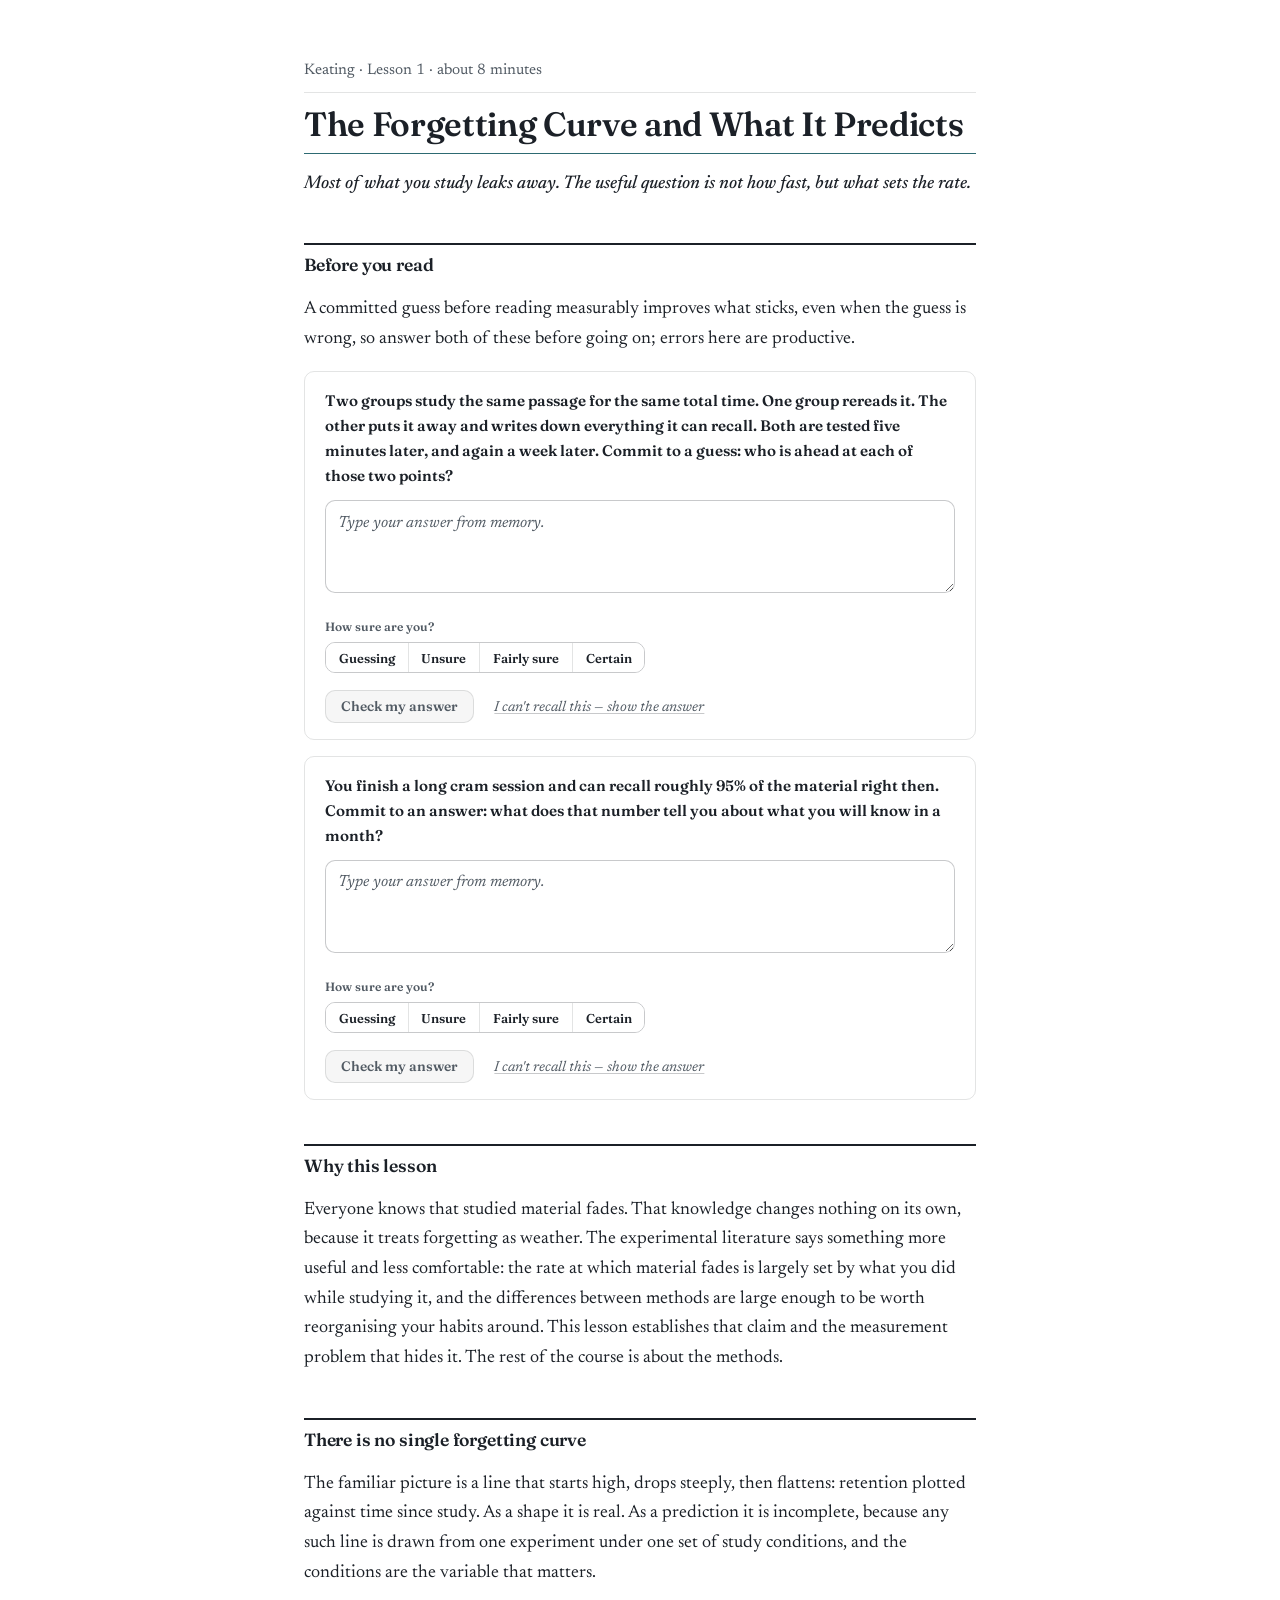
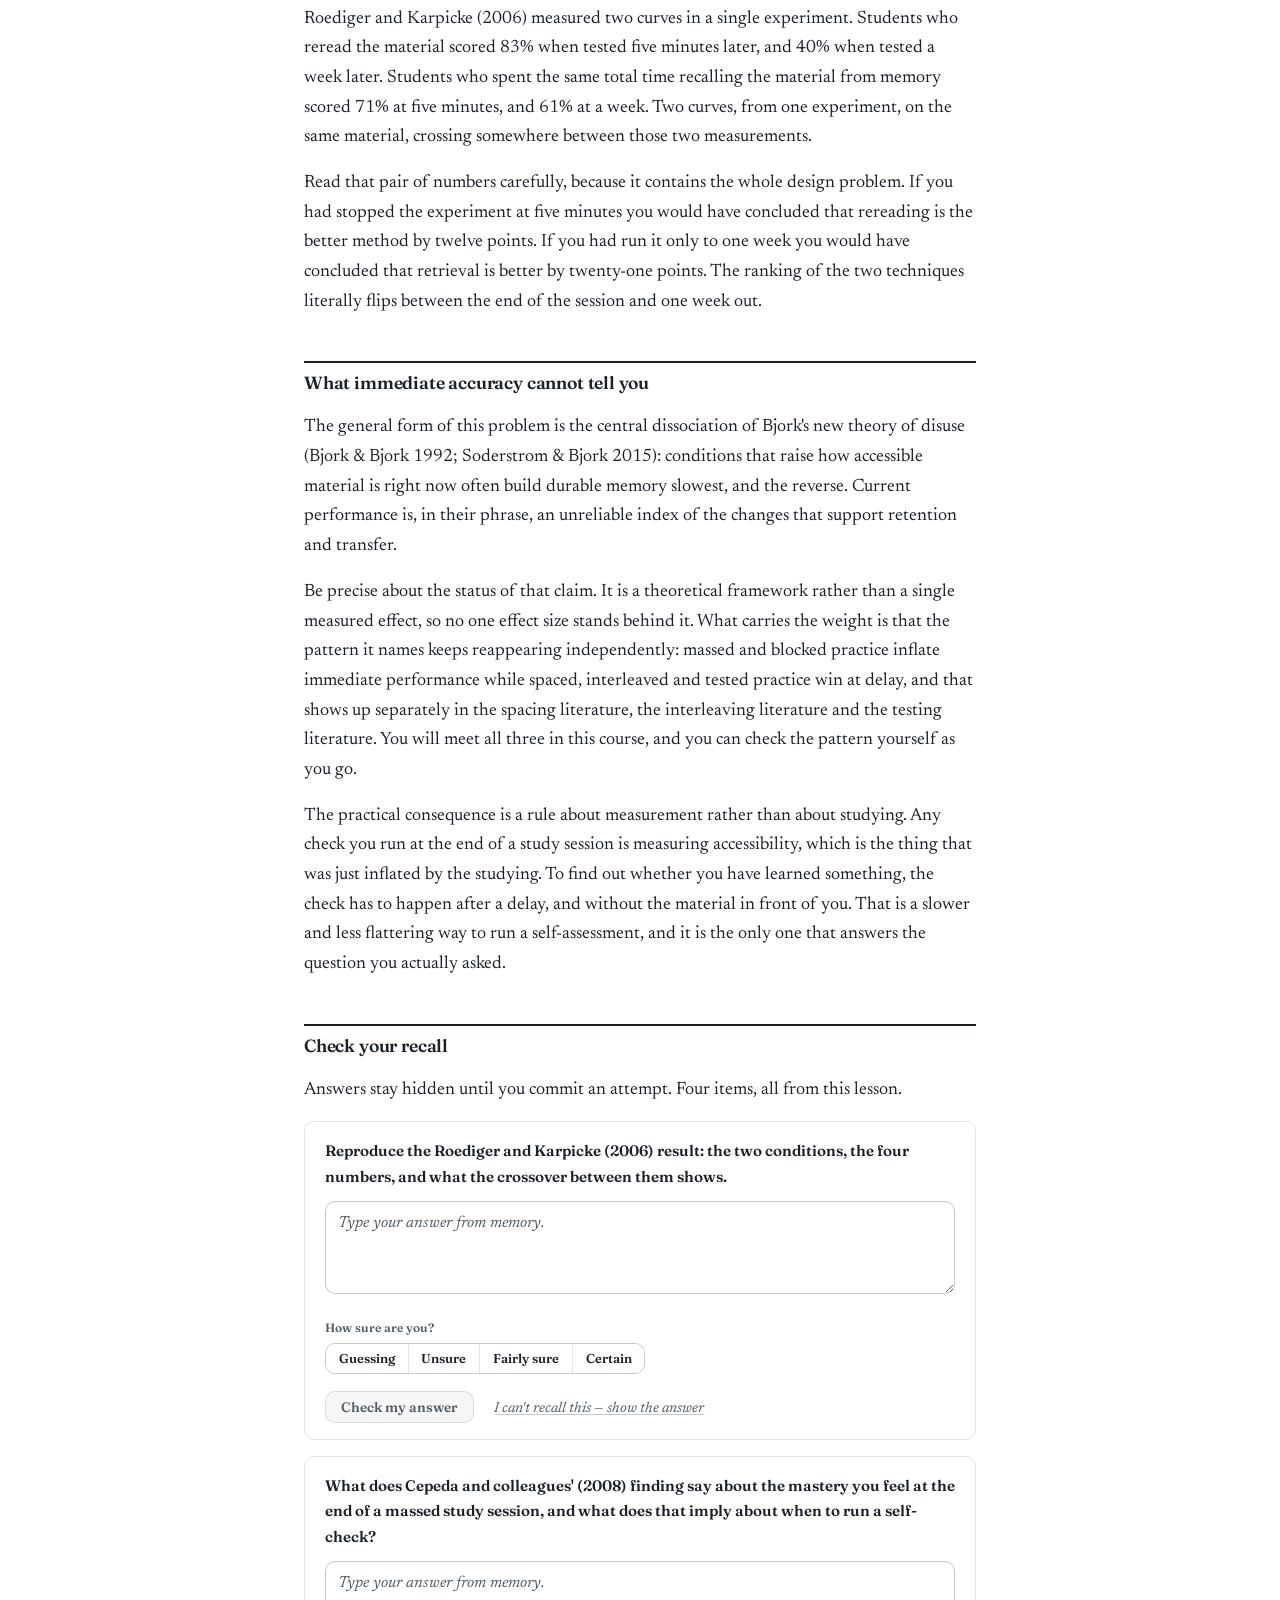
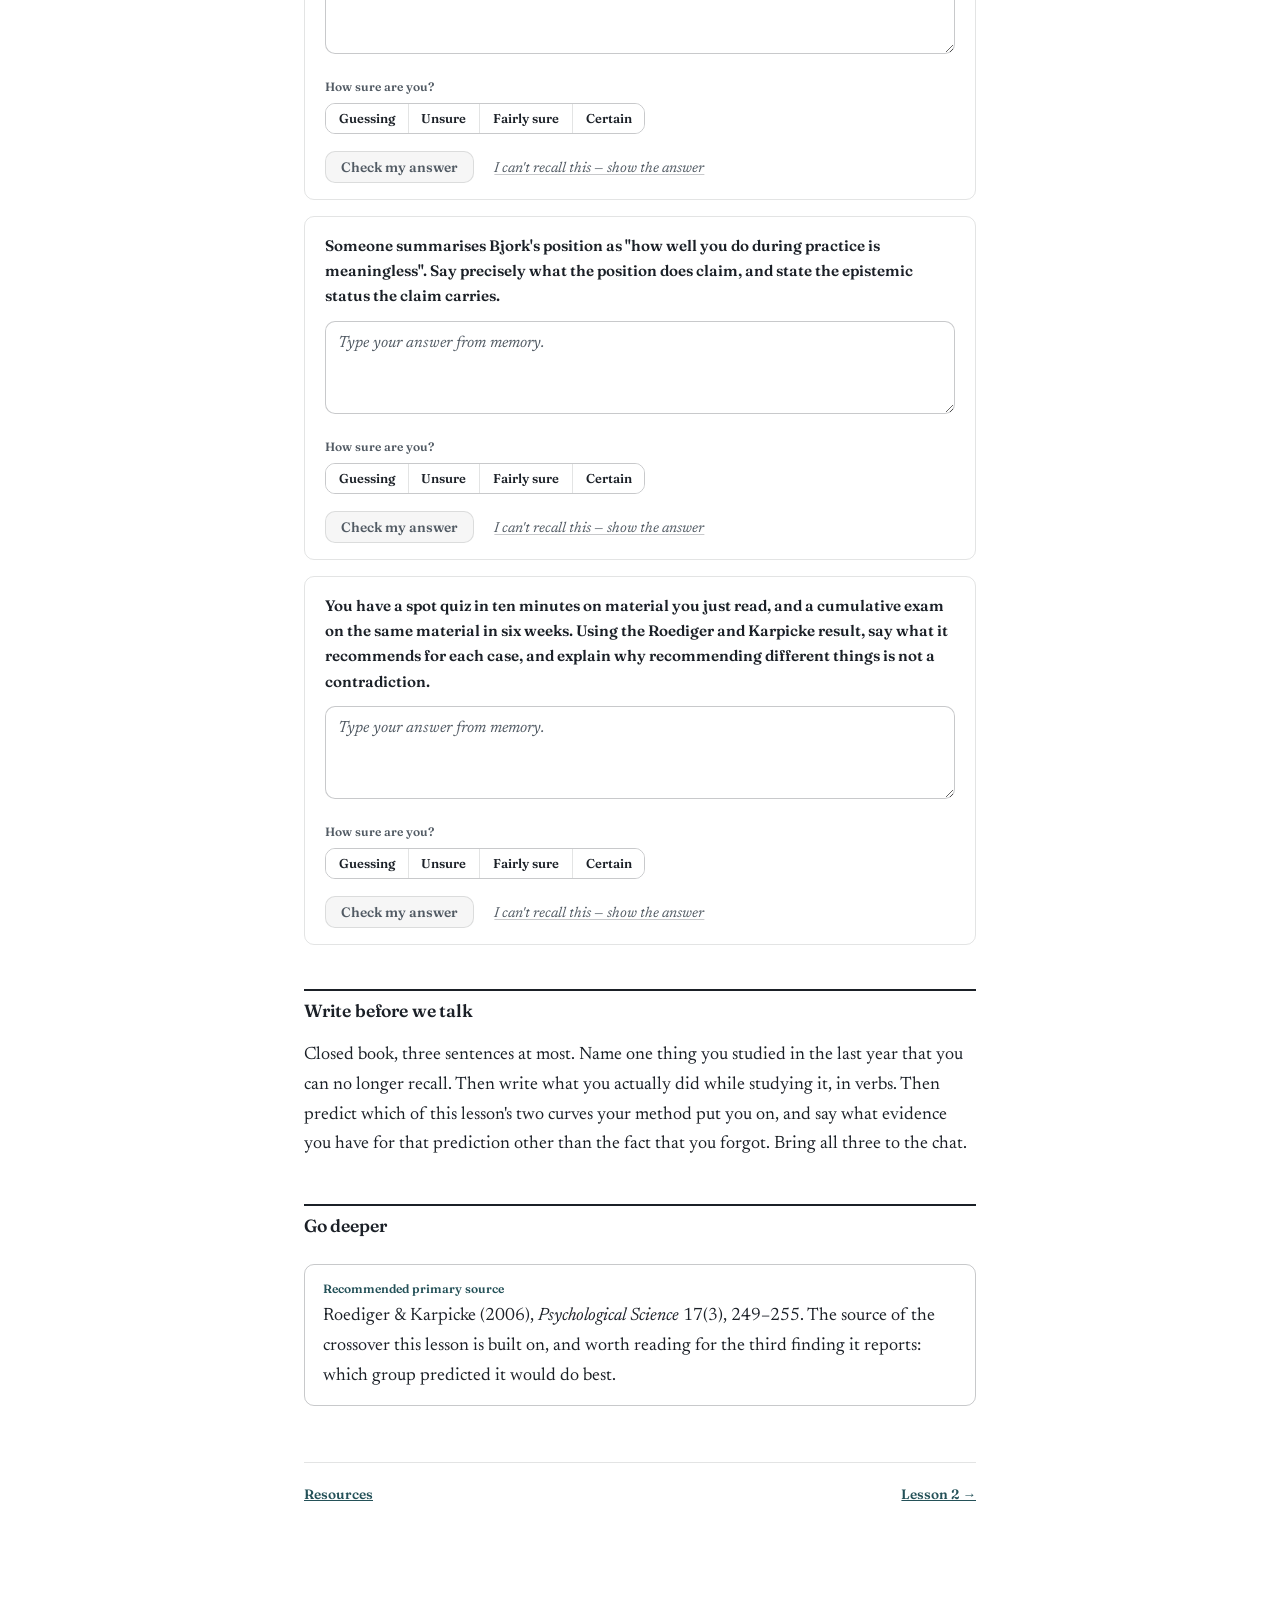
<file: examples/why-you-forget/lessons/0001-the-forgetting-curve.html>
<!DOCTYPE html>
<html lang="en">
<head>
<meta charset="UTF-8">
<meta name="keating:unit" content="unit-1">
<title>The Forgetting Curve and What It Predicts</title>
<link rel="stylesheet" href="../assets/lesson.css">
</head>
<body>
<article class="lesson">

<p class="eyebrow">Keating &middot; Lesson 1 &middot; about 8 minutes</p>
<h1>The Forgetting Curve and What It Predicts</h1>
<p class="subtitle">Most of what you study leaks away. The useful question is not how fast, but what sets the rate.</p>

<h2>Before you read</h2>
<p>A committed guess before reading measurably improves what sticks, even when the guess is wrong, so answer both of these before going on; errors here are productive.</p>

<div class="quiz-item" data-item-id="0001-crossover-pretest" data-concept="The study-method crossover" data-lesson="0001" data-type="pretest">
<p class="quiz-q">Two groups study the same passage for the same total time. One group rereads it. The other puts it away and writes down everything it can recall. Both are tested five minutes later, and again a week later. Commit to a guess: who is ahead at each of those two points?</p>
<script type="application/json" class="quiz-meta">
{"answer": "The rereaders are ahead at five minutes and behind at a week. In Roediger and Karpicke (2006), repeated study scored 83% at five minutes against 71% for repeated testing, and 40% at one week against 61%. The two groups are on different forgetting curves, and the curves cross between those measurements.", "rubric": "Credit any committed guess that names a winner at each delay. Correct in substance: restudy leads immediately, retrieval practice leads at a week. Productive wrong answers to correct in feedback: retrieval wins at both delays (right direction, but it misses that the effect reverses at very short delays, which is the boundary this course keeps returning to), or rereading wins at both (the intuition most people study by). Flag as incorrect any answer asserting the two groups end up the same."}
</script>
</div>

<div class="quiz-item" data-item-id="0001-immediate-score-pretest" data-concept="Immediate accuracy as a signal" data-lesson="0001" data-type="pretest">
<p class="quiz-q">You finish a long cram session and can recall roughly 95% of the material right then. Commit to an answer: what does that number tell you about what you will know in a month?</p>
<script type="application/json" class="quiz-meta">
{"answer": "Close to nothing. Cepeda and colleagues (2008) describe massed study as producing misleadingly high levels of immediate mastery that will not survive the passage of substantial periods of time. A score taken at the end of the session is compatible with almost any later curve, so it cannot discriminate between them.", "rubric": "Credit any committed guess. Correct in substance: immediate accuracy is a weak or worthless predictor of delayed retention, especially after massed study. Productive wrong answer to correct in feedback: treating 95% as strong evidence of learning, which is exactly the inference the massing literature contradicts. Flag as incorrect: claiming immediate accuracy predicts delayed retention well, or claiming immediate accuracy is negatively correlated with it as a general rule (the finding is that it fails to discriminate, not that it inverts)."}
</script>
</div>

<h2>Why this lesson</h2>
<p>Everyone knows that studied material fades. That knowledge changes nothing on its own, because it treats forgetting as weather. The experimental literature says something more useful and less comfortable: the rate at which material fades is largely set by what you did while studying it, and the differences between methods are large enough to be worth reorganising your habits around. This lesson establishes that claim and the measurement problem that hides it. The rest of the course is about the methods.</p>

<h2>There is no single forgetting curve</h2>
<p>The familiar picture is a line that starts high, drops steeply, then flattens: retention plotted against time since study. As a shape it is real. As a prediction it is incomplete, because any such line is drawn from one experiment under one set of study conditions, and the conditions are the variable that matters.</p>
<p>Roediger and Karpicke (2006) measured two curves in a single experiment. Students who reread the material scored 83% when tested five minutes later, and 40% when tested a week later. Students who spent the same total time recalling the material from memory scored 71% at five minutes, and 61% at a week. Two curves, from one experiment, on the same material, crossing somewhere between those two measurements.</p>
<p>Read that pair of numbers carefully, because it contains the whole design problem. If you had stopped the experiment at five minutes you would have concluded that rereading is the better method by twelve points. If you had run it only to one week you would have concluded that retrieval is better by twenty-one points. The ranking of the two techniques literally flips between the end of the session and one week out.</p>

<h2>What immediate accuracy cannot tell you</h2>
<p>The general form of this problem is the central dissociation of Bjork's new theory of disuse (Bjork &amp; Bjork 1992; Soderstrom &amp; Bjork 2015): conditions that raise how accessible material is right now often build durable memory slowest, and the reverse. Current performance is, in their phrase, an unreliable index of the changes that support retention and transfer.</p>
<p>Be precise about the status of that claim. It is a theoretical framework rather than a single measured effect, so no one effect size stands behind it. What carries the weight is that the pattern it names keeps reappearing independently: massed and blocked practice inflate immediate performance while spaced, interleaved and tested practice win at delay, and that shows up separately in the spacing literature, the interleaving literature and the testing literature. You will meet all three in this course, and you can check the pattern yourself as you go.</p>
<p>The practical consequence is a rule about measurement rather than about studying. Any check you run at the end of a study session is measuring accessibility, which is the thing that was just inflated by the studying. To find out whether you have learned something, the check has to happen after a delay, and without the material in front of you. That is a slower and less flattering way to run a self-assessment, and it is the only one that answers the question you actually asked.</p>

<h2>Check your recall</h2>
<p>Answers stay hidden until you commit an attempt. Four items, all from this lesson.</p>

<div class="quiz-item" data-item-id="0001-two-curves" data-concept="The study-method crossover" data-lesson="0001" data-type="recall">
<p class="quiz-q">Reproduce the Roediger and Karpicke (2006) result: the two conditions, the four numbers, and what the crossover between them shows.</p>
<script type="application/json" class="quiz-meta">
{"answer": "Repeated study scored 83% at a five-minute delay and 40% at one week. Repeated testing scored 71% at five minutes and 61% at one week. The two conditions cross between the delays, which shows that a comparison between study methods has no fixed answer independent of when you measure, and that the immediate result gives the wrong ranking.", "rubric": "Required: both conditions identified (restudy versus retrieval practice), and the direction at each delay (restudy ahead immediately, retrieval ahead at a week). Strong answers give the numbers, at least approximately. Required in substance: the interpretation, that the ranking depends on the retention interval, so an immediate measurement misranks the methods. Flag as incorrect: reporting retrieval as ahead at both delays, or reading the result as retrieval being better because it feels harder (the evidence is the delayed score, not the difficulty)."}
</script>
</div>

<div class="quiz-item" data-item-id="0001-immediate-mastery" data-concept="Immediate accuracy as a signal" data-lesson="0001" data-type="recall">
<p class="quiz-q">What does Cepeda and colleagues' (2008) finding say about the mastery you feel at the end of a massed study session, and what does that imply about when to run a self-check?</p>
<script type="application/json" class="quiz-meta">
{"answer": "Massed study produces misleadingly high levels of immediate mastery that will not survive substantial delay. High accuracy immediately after study is therefore diagnostically worthless: it cannot distinguish material that will last from material that will not. A self-check only carries information if it happens after a real delay, closed book.", "rubric": "Required: immediate mastery after massing is high but misleading or non-diagnostic. Required: the implication that a useful check must be delayed. Acceptable variants: mastered status must survive a delay; end-of-session accuracy measures accessibility rather than durability. Flag as incorrect: claiming massed study produces low immediate performance (it produces high immediate performance, which is the problem), or claiming the finding means cramming never works for anything (the claim is about durability, not about tomorrow morning)."}
</script>
</div>

<div class="quiz-item" data-item-id="0001-unreliable-index" data-concept="Current performance as an unreliable index" data-lesson="0001" data-type="discrimination">
<p class="quiz-q">Someone summarises Bjork's position as "how well you do during practice is meaningless". Say precisely what the position does claim, and state the epistemic status the claim carries.</p>
<script type="application/json" class="quiz-meta">
{"answer": "The claim is not that practice performance is meaningless. It is that current performance is an unreliable index of the changes that support long-term retention and transfer: conditions that raise accessibility fastest often build durable memory slowest, so practice accuracy cannot be read as a measure of learning. Its status is a theoretical framework rather than a single measured effect; what supports it is that the dissociation pattern recurs independently across the spacing, interleaving and testing literatures.", "rubric": "Required: the correction, that the claim concerns the relationship between current performance and durable learning, not the worthlessness of performance data. Required: the hedge, that this is a framework rather than one measured effect, with the recurring dissociation pattern as its support. Flag as incorrect: endorsing the summary as accurate, or presenting the framework as a settled quantified finding with an effect size."}
</script>
</div>

<div class="quiz-item" data-item-id="0001-choose-by-horizon" data-concept="Choosing a method by retention horizon" data-lesson="0001" data-type="application">
<p class="quiz-q">You have a spot quiz in ten minutes on material you just read, and a cumulative exam on the same material in six weeks. Using the Roediger and Karpicke result, say what it recommends for each case, and explain why recommending different things is not a contradiction.</p>
<script type="application/json" class="quiz-meta">
{"answer": "For the quiz in ten minutes, rereading is the better bet: restudy led at the five-minute delay, 83% against 71%. For the exam in six weeks, retrieval practice, which led at one week, 61% against 40%, with the gap growing as the interval lengthens. It is not a contradiction because the two questions have different retention intervals, and the effect of retrieval practice grows with the retention interval and reverses at very short delays. One experiment answers both questions; the answers differ because the questions do.", "rubric": "Required: restudy for the very short horizon, retrieval practice for the long one. Required: the resolution, that the retention interval is the moderator and the effect reverses at short delays. Strong answers supply the numbers. Flag as incorrect: recommending retrieval practice for both on the grounds that it is always better, which ignores the boundary; or concluding the literature is inconsistent."}
</script>
</div>

<h2>Write before we talk</h2>
<p>Closed book, three sentences at most. Name one thing you studied in the last year that you can no longer recall. Then write what you actually did while studying it, in verbs. Then predict which of this lesson's two curves your method put you on, and say what evidence you have for that prediction other than the fact that you forgot. Bring all three to the chat.</p>

<h2>Go deeper</h2>
<a class="source-link" href="https://doi.org/10.1111/j.1467-9280.2006.01693.x" target="_blank" rel="noopener">
<span class="kicker">Recommended primary source</span>
Roediger &amp; Karpicke (2006), <em>Psychological Science</em> 17(3), 249&ndash;255. The source of the crossover this lesson is built on, and worth reading for the third finding it reports: which group predicted it would do best.
</a>

<div class="lesson-nav">
<span><a href="../RESOURCES.md">Resources</a></span>
<span><a href="0002-fluency-and-storage-strength.html">Lesson 2 &rarr;</a></span>
</div>

</article>
<script src="/static/quiz.js" defer></script>
</body>
</html>
</file>
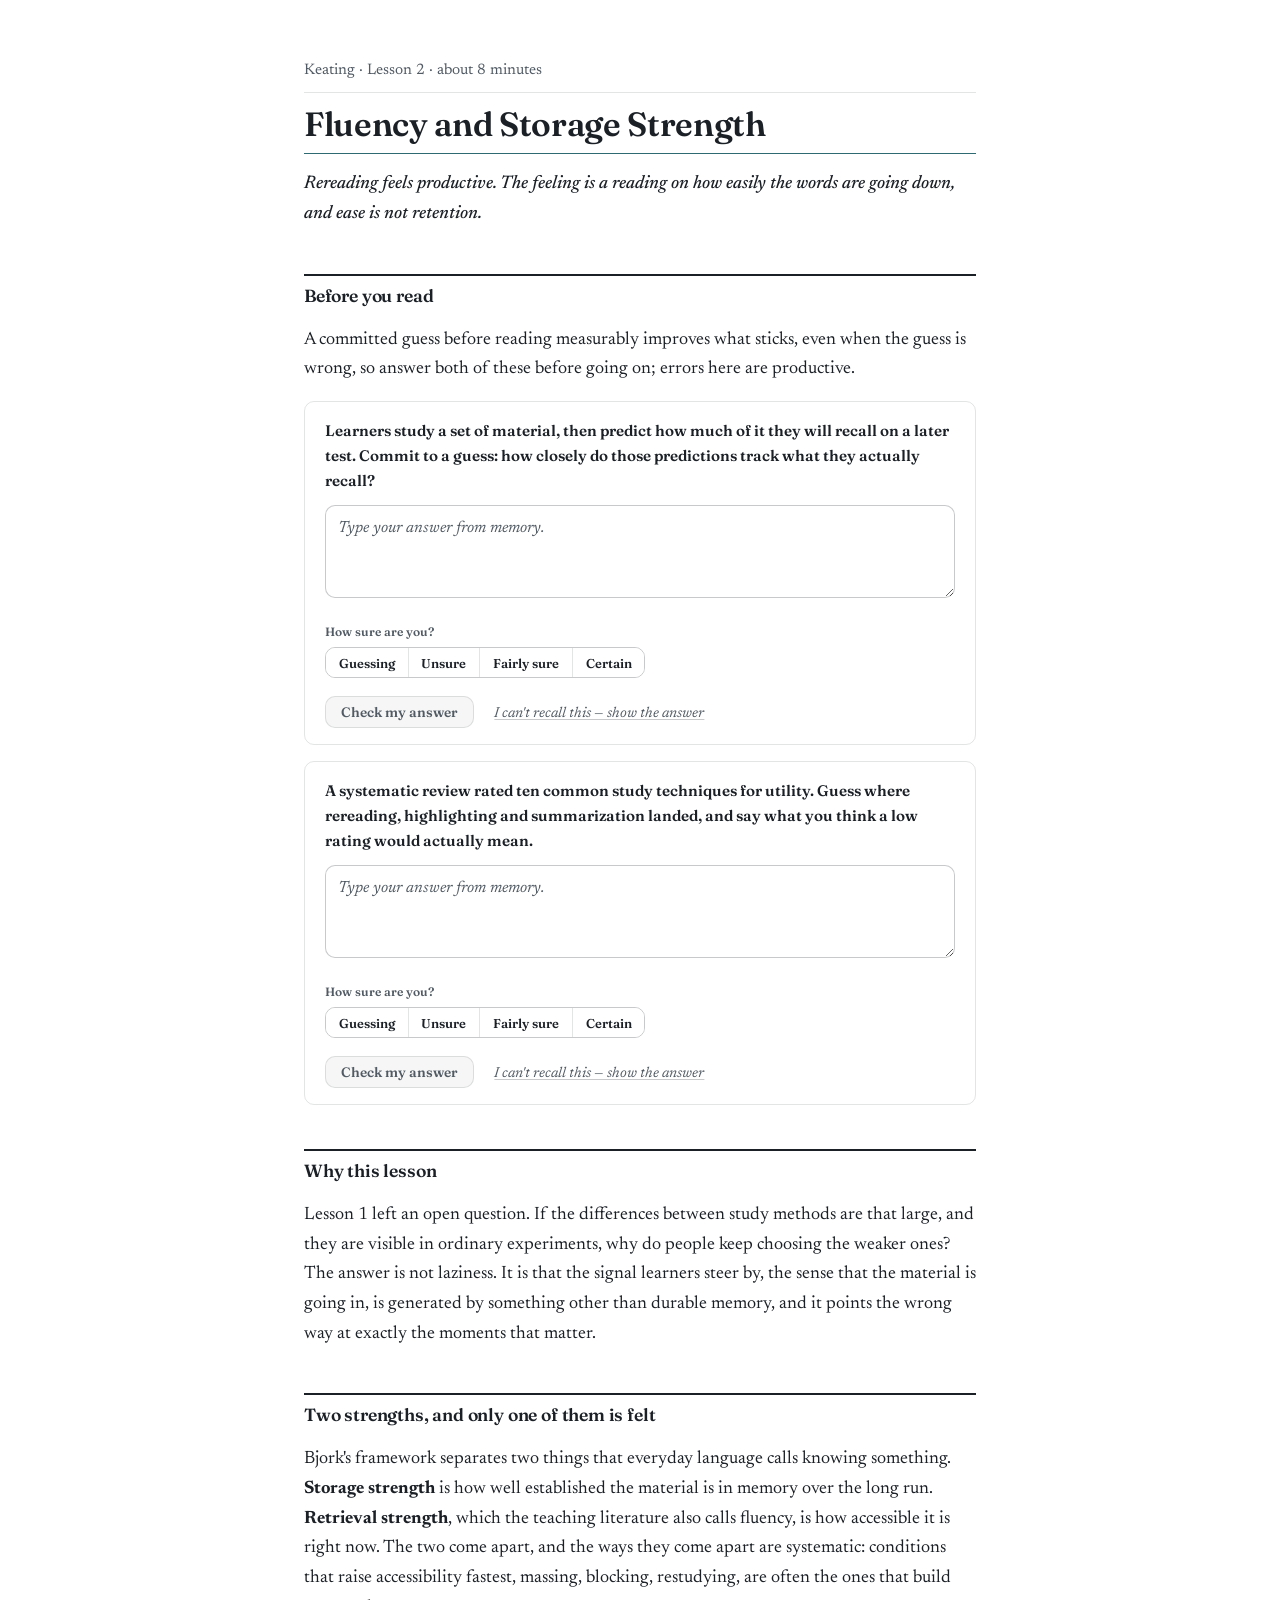
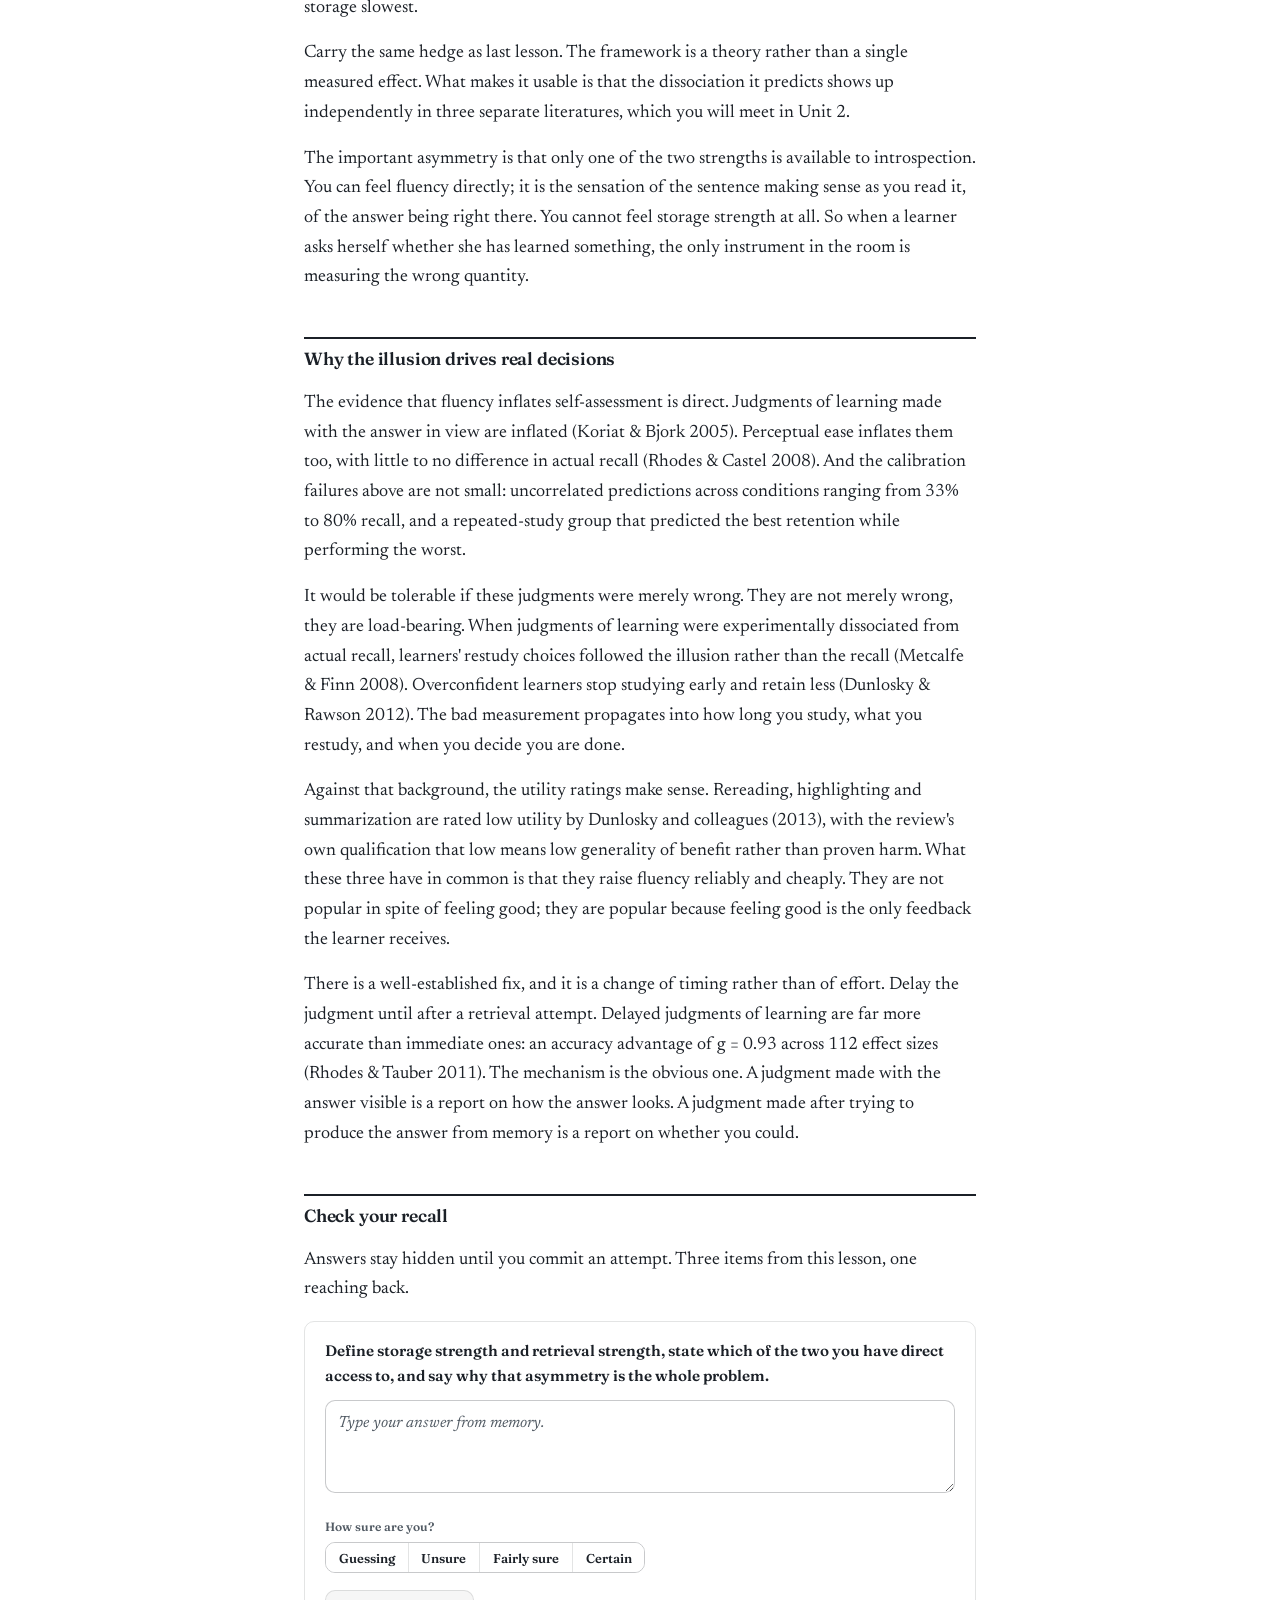
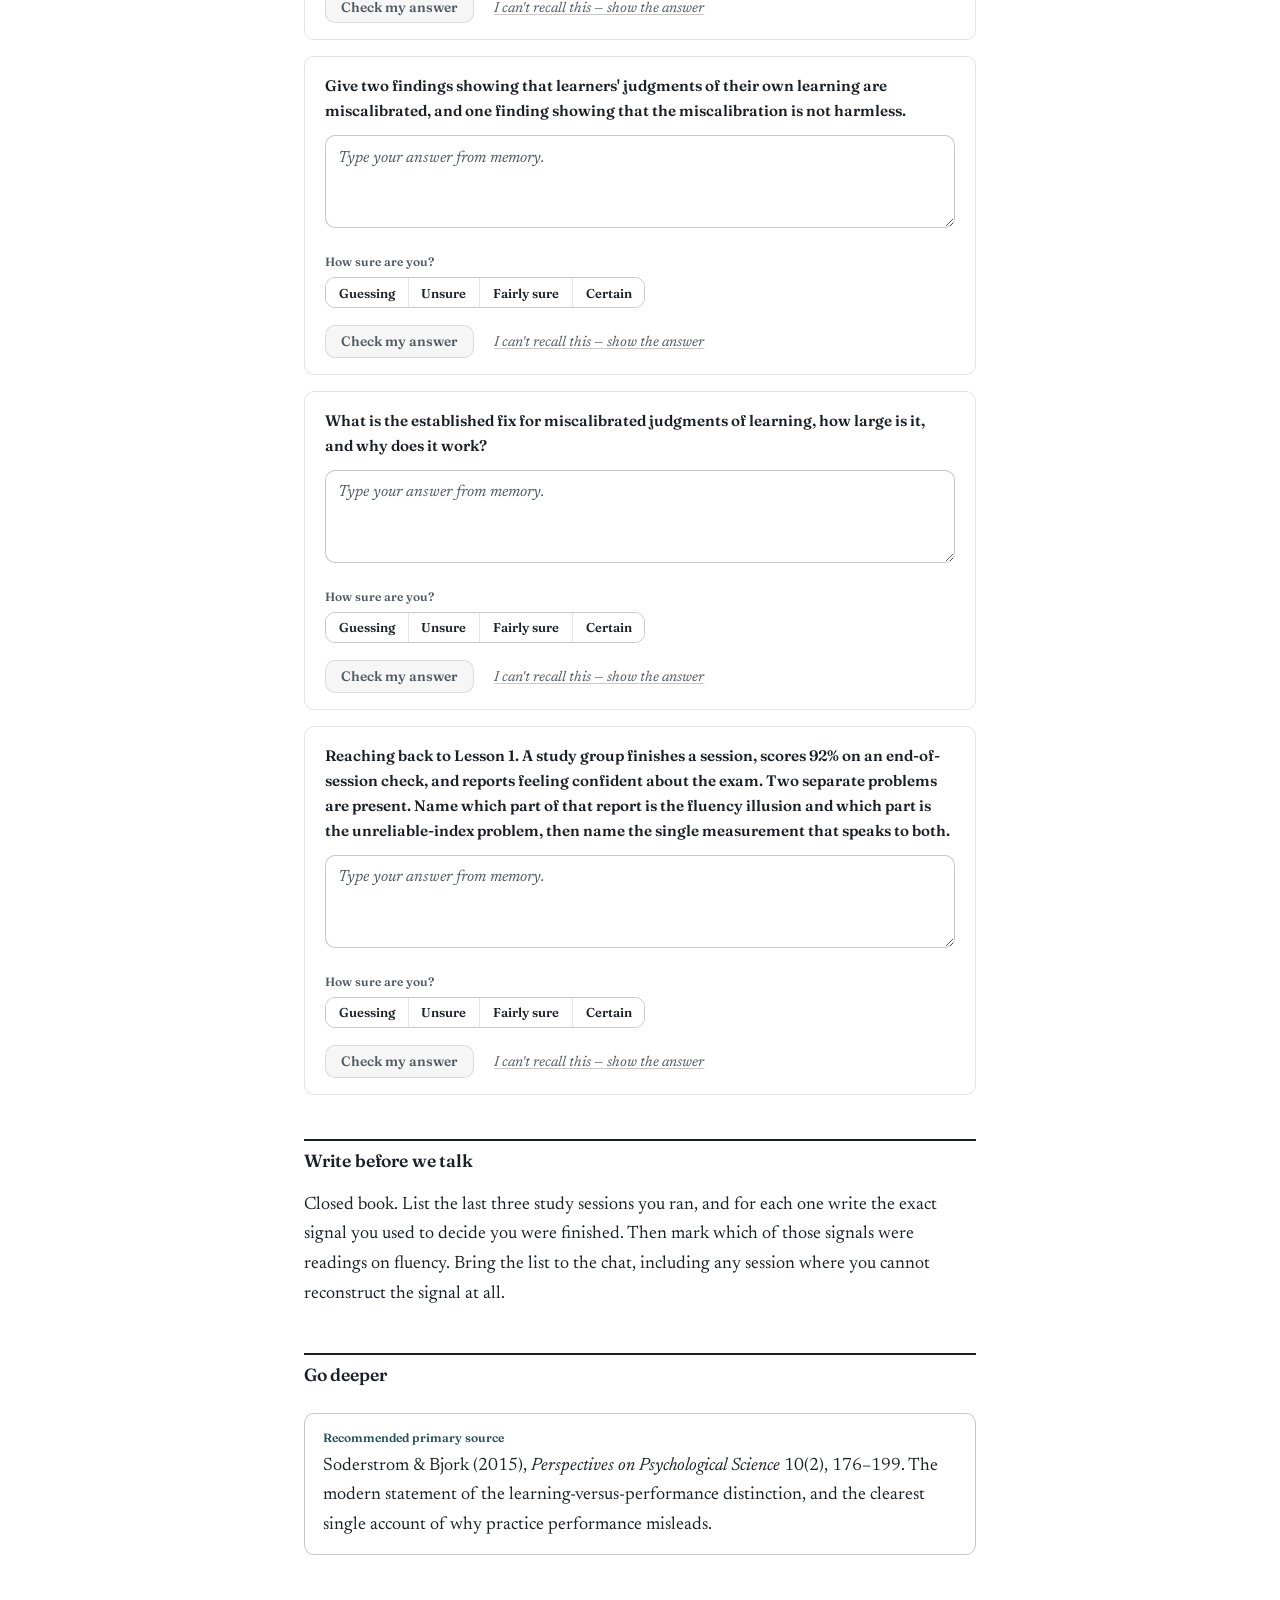
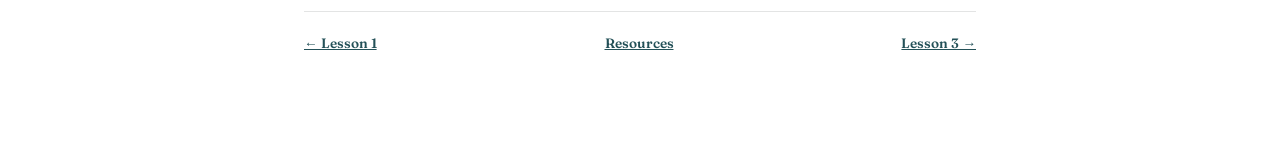
<file: examples/why-you-forget/lessons/0002-fluency-and-storage-strength.html>
<!DOCTYPE html>
<html lang="en">
<head>
<meta charset="UTF-8">
<meta name="keating:unit" content="unit-1">
<title>Fluency and Storage Strength</title>
<link rel="stylesheet" href="../assets/lesson.css">
</head>
<body>
<article class="lesson">

<p class="eyebrow">Keating &middot; Lesson 2 &middot; about 8 minutes</p>
<h1>Fluency and Storage Strength</h1>
<p class="subtitle">Rereading feels productive. The feeling is a reading on how easily the words are going down, and ease is not retention.</p>

<h2>Before you read</h2>
<p>A committed guess before reading measurably improves what sticks, even when the guess is wrong, so answer both of these before going on; errors here are productive.</p>

<div class="quiz-item" data-item-id="0002-jol-accuracy-pretest" data-concept="Judgments of learning" data-lesson="0002" data-type="pretest">
<p class="quiz-q">Learners study a set of material, then predict how much of it they will recall on a later test. Commit to a guess: how closely do those predictions track what they actually recall?</p>
<script type="application/json" class="quiz-meta">
{"answer": "Far less closely than almost anyone expects. In Karpicke and Roediger (2008), learners' predictions of their own performance were uncorrelated with actual performance across conditions whose real recall ranged from 33% to 80%. In Roediger and Karpicke (2006), the repeated-study group predicted the best retention and produced the worst.", "rubric": "Credit any committed guess. Correct in substance: the predictions are badly calibrated, and in the cited studies effectively uninformative about the differences between conditions. Productive wrong answer to correct in feedback: roughly accurate but somewhat optimistic, which is the intuition most people hold and which understates the problem, because the failure is not a constant offset but a loss of the ranking. Flag as incorrect: claiming learners systematically underestimate their retention as a general rule."}
</script>
</div>

<div class="quiz-item" data-item-id="0002-reread-rating-pretest" data-concept="Utility ratings of common study techniques" data-lesson="0002" data-type="pretest">
<p class="quiz-q">A systematic review rated ten common study techniques for utility. Guess where rereading, highlighting and summarization landed, and say what you think a low rating would actually mean.</p>
<script type="application/json" class="quiz-meta">
{"answer": "Low utility, in Dunlosky and colleagues (2013). The rating is about generality: low utility means a low generality of benefit across materials, learners and outcome measures, not that the technique has been shown to do harm. Practice testing and distributed practice were the two rated highest.", "rubric": "Credit any committed guess at the tier. Correct in substance: the three techniques learners default to were rated low utility. Required for full credit on the second half: the hedge, that low means low generality of benefit rather than demonstrated harm. Productive wrong answer to correct in feedback: reading a low rating as proof that highlighting damages learning, which overstates what the review claims. Flag as incorrect: placing rereading or highlighting in the high-utility tier."}
</script>
</div>

<h2>Why this lesson</h2>
<p>Lesson 1 left an open question. If the differences between study methods are that large, and they are visible in ordinary experiments, why do people keep choosing the weaker ones? The answer is not laziness. It is that the signal learners steer by, the sense that the material is going in, is generated by something other than durable memory, and it points the wrong way at exactly the moments that matter.</p>

<h2>Two strengths, and only one of them is felt</h2>
<p>Bjork's framework separates two things that everyday language calls knowing something. <strong>Storage strength</strong> is how well established the material is in memory over the long run. <strong>Retrieval strength</strong>, which the teaching literature also calls fluency, is how accessible it is right now. The two come apart, and the ways they come apart are systematic: conditions that raise accessibility fastest, massing, blocking, restudying, are often the ones that build storage slowest.</p>
<p>Carry the same hedge as last lesson. The framework is a theory rather than a single measured effect. What makes it usable is that the dissociation it predicts shows up independently in three separate literatures, which you will meet in Unit 2.</p>
<p>The important asymmetry is that only one of the two strengths is available to introspection. You can feel fluency directly; it is the sensation of the sentence making sense as you read it, of the answer being right there. You cannot feel storage strength at all. So when a learner asks herself whether she has learned something, the only instrument in the room is measuring the wrong quantity.</p>

<h2>Why the illusion drives real decisions</h2>
<p>The evidence that fluency inflates self-assessment is direct. Judgments of learning made with the answer in view are inflated (Koriat &amp; Bjork 2005). Perceptual ease inflates them too, with little to no difference in actual recall (Rhodes &amp; Castel 2008). And the calibration failures above are not small: uncorrelated predictions across conditions ranging from 33% to 80% recall, and a repeated-study group that predicted the best retention while performing the worst.</p>
<p>It would be tolerable if these judgments were merely wrong. They are not merely wrong, they are load-bearing. When judgments of learning were experimentally dissociated from actual recall, learners' restudy choices followed the illusion rather than the recall (Metcalfe &amp; Finn 2008). Overconfident learners stop studying early and retain less (Dunlosky &amp; Rawson 2012). The bad measurement propagates into how long you study, what you restudy, and when you decide you are done.</p>
<p>Against that background, the utility ratings make sense. Rereading, highlighting and summarization are rated low utility by Dunlosky and colleagues (2013), with the review's own qualification that low means low generality of benefit rather than proven harm. What these three have in common is that they raise fluency reliably and cheaply. They are not popular in spite of feeling good; they are popular because feeling good is the only feedback the learner receives.</p>
<p>There is a well-established fix, and it is a change of timing rather than of effort. Delay the judgment until after a retrieval attempt. Delayed judgments of learning are far more accurate than immediate ones: an accuracy advantage of g = 0.93 across 112 effect sizes (Rhodes &amp; Tauber 2011). The mechanism is the obvious one. A judgment made with the answer visible is a report on how the answer looks. A judgment made after trying to produce the answer from memory is a report on whether you could.</p>

<h2>Check your recall</h2>
<p>Answers stay hidden until you commit an attempt. Three items from this lesson, one reaching back.</p>

<div class="quiz-item" data-item-id="0002-two-strengths" data-concept="Storage strength versus retrieval strength" data-lesson="0002" data-type="recall">
<p class="quiz-q">Define storage strength and retrieval strength, state which of the two you have direct access to, and say why that asymmetry is the whole problem.</p>
<script type="application/json" class="quiz-meta">
{"answer": "Storage strength is how well established material is in memory over the long run. Retrieval strength, also called fluency, is how accessible it is at this moment. Only retrieval strength is available to introspection: fluency is felt directly, storage strength is not felt at all. So a learner judging her own learning is reading the only gauge she has, and it is measuring the quantity she does not care about.", "rubric": "Required: both definitions in substance, with storage tied to durability and retrieval tied to present accessibility or ease. Required: only retrieval strength or fluency is directly experienced. Acceptable variants: fluency strength for retrieval strength; the term the learner uses matters less than the distinction. Flag as incorrect: defining storage strength as the amount of material studied, or treating the two as a single quantity at different times."}
</script>
</div>

<div class="quiz-item" data-item-id="0002-jol-evidence" data-concept="Miscalibrated judgments of learning" data-lesson="0002" data-type="recall">
<p class="quiz-q">Give two findings showing that learners' judgments of their own learning are miscalibrated, and one finding showing that the miscalibration is not harmless.</p>
<script type="application/json" class="quiz-meta">
{"answer": "Miscalibration: in Karpicke and Roediger (2008) learners' predictions were uncorrelated with actual performance across conditions ranging from 33% to 80% recall; in Roediger and Karpicke (2006) the repeated-study group predicted the best retention and performed the worst. Not harmless: when judgments of learning were experimentally dissociated from actual recall, restudy choices followed the judgments rather than the recall (Metcalfe and Finn 2008), and overconfident learners terminate study early and retain less (Dunlosky and Rawson 2012).", "rubric": "Required: two distinct miscalibration findings in substance, and at least one finding that the judgments causally drive study behaviour. Accept Koriat and Bjork (2005) on judgments made with the answer in view, or Rhodes and Castel (2008) on perceptual ease, in place of either miscalibration finding. Flag as incorrect: offering only the claim that learners are overconfident, with no evidence that the judgments steer behaviour, since the steering is what makes this a practical problem rather than a curiosity."}
</script>
</div>

<div class="quiz-item" data-item-id="0002-delayed-jol-fix" data-concept="Delayed judgments of learning" data-lesson="0002" data-type="recall">
<p class="quiz-q">What is the established fix for miscalibrated judgments of learning, how large is it, and why does it work?</p>
<script type="application/json" class="quiz-meta">
{"answer": "Delay the judgment until after a retrieval attempt, rather than making it with the material in view. Delayed judgments of learning are substantially more accurate than immediate ones, an accuracy advantage of g = 0.93 across 112 effect sizes (Rhodes and Tauber 2011). It works because a judgment made with the answer visible reports how the answer looks, while a judgment made after a closed-book attempt reports whether the answer could be produced.", "rubric": "Required: the fix is delaying the judgment until after a retrieval attempt, closed book. Required: the mechanism in substance, that the delayed judgment is based on an actual retrieval outcome rather than on the appearance of the material. Strong answers give the magnitude, roughly g = 0.9 across a large set of effect sizes. Flag as incorrect: describing the fix as making more judgments, being more pessimistic, or studying longer; the change is what the judgment is based on, not its frequency or its tone."}
</script>
</div>

<div class="quiz-item" data-item-id="0001-immediate-vs-delayed-verdict" data-concept="Current performance as an unreliable index" data-lesson="0001" data-type="discrimination" data-cumulative="true">
<p class="quiz-q">Reaching back to Lesson 1. A study group finishes a session, scores 92% on an end-of-session check, and reports feeling confident about the exam. Two separate problems are present. Name which part of that report is the fluency illusion and which part is the unreliable-index problem, then name the single measurement that speaks to both.</p>
<script type="application/json" class="quiz-meta">
{"answer": "The reported confidence is the fluency illusion: a judgment of learning made while the material is still fresh and visible, which reads accessibility rather than durability. The 92% is the unreliable-index problem: an objective score, honestly obtained, that is nevertheless a measure of current performance and so does not index the changes that support retention. One measurement addresses both, and it is the same measurement in each case: a delayed, closed-book retrieval test. It replaces the felt judgment with an outcome, and it moves the score to a point where it can discriminate between durable and merely accessible.", "rubric": "Required: correct sorting, confidence report to the fluency illusion, the 92% score to the unreliable-index problem. Required: the resolving measurement is delayed unassisted retrieval, and the answer recognises it addresses both. Strong answers note why the objective score does not escape the problem: it was taken at the moment the studying had just inflated accessibility. Flag as incorrect: treating the 92% as evidence that the confidence was justified, or claiming the two problems are the same thing under two names; the point of the item is that a bad feeling and a good number can fail for related but distinct reasons."}
</script>
</div>

<h2>Write before we talk</h2>
<p>Closed book. List the last three study sessions you ran, and for each one write the exact signal you used to decide you were finished. Then mark which of those signals were readings on fluency. Bring the list to the chat, including any session where you cannot reconstruct the signal at all.</p>

<h2>Go deeper</h2>
<a class="source-link" href="https://doi.org/10.1177/1745691615569000" target="_blank" rel="noopener">
<span class="kicker">Recommended primary source</span>
Soderstrom &amp; Bjork (2015), <em>Perspectives on Psychological Science</em> 10(2), 176&ndash;199. The modern statement of the learning-versus-performance distinction, and the clearest single account of why practice performance misleads.
</a>

<div class="lesson-nav">
<span><a href="0001-the-forgetting-curve.html">&larr; Lesson 1</a></span>
<span><a href="../RESOURCES.md">Resources</a></span>
<span><a href="0003-retrieval-practice.html">Lesson 3 &rarr;</a></span>
</div>

</article>
<script src="/static/quiz.js" defer></script>
</body>
</html>
</file>
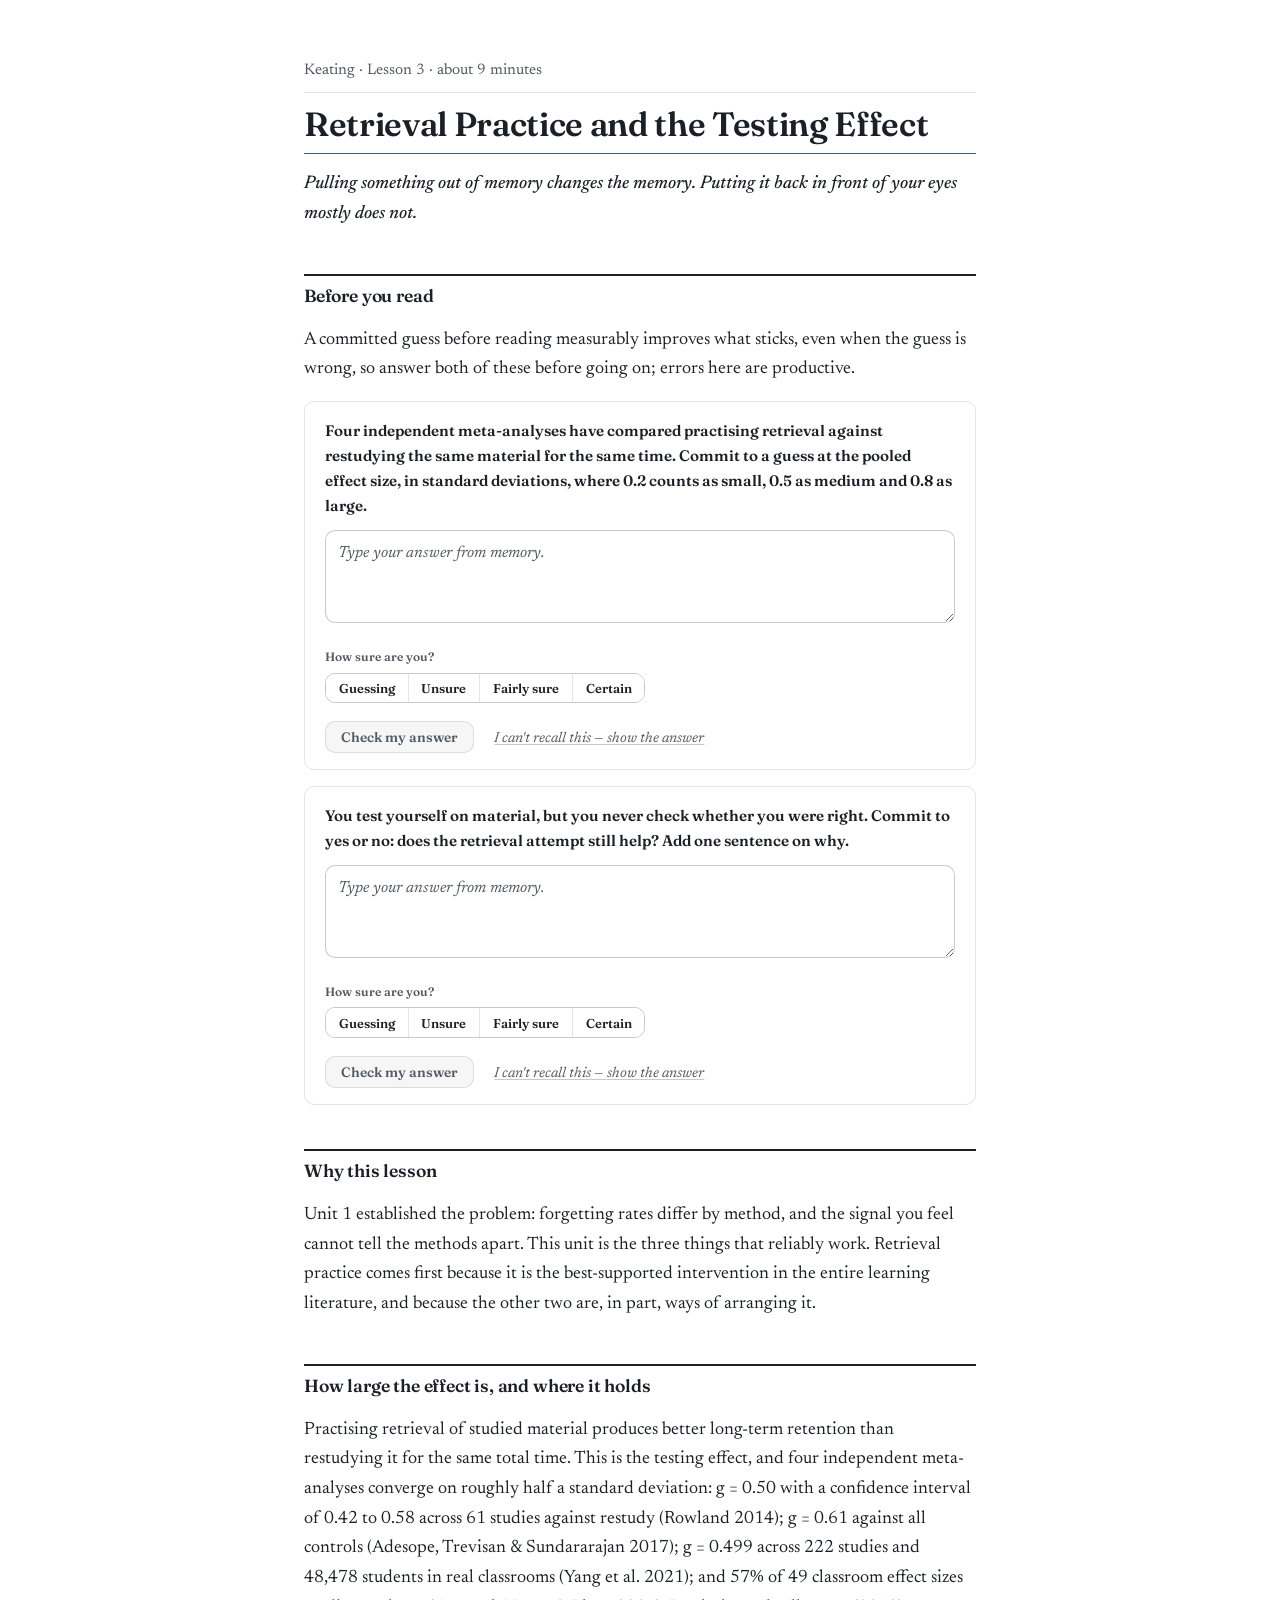
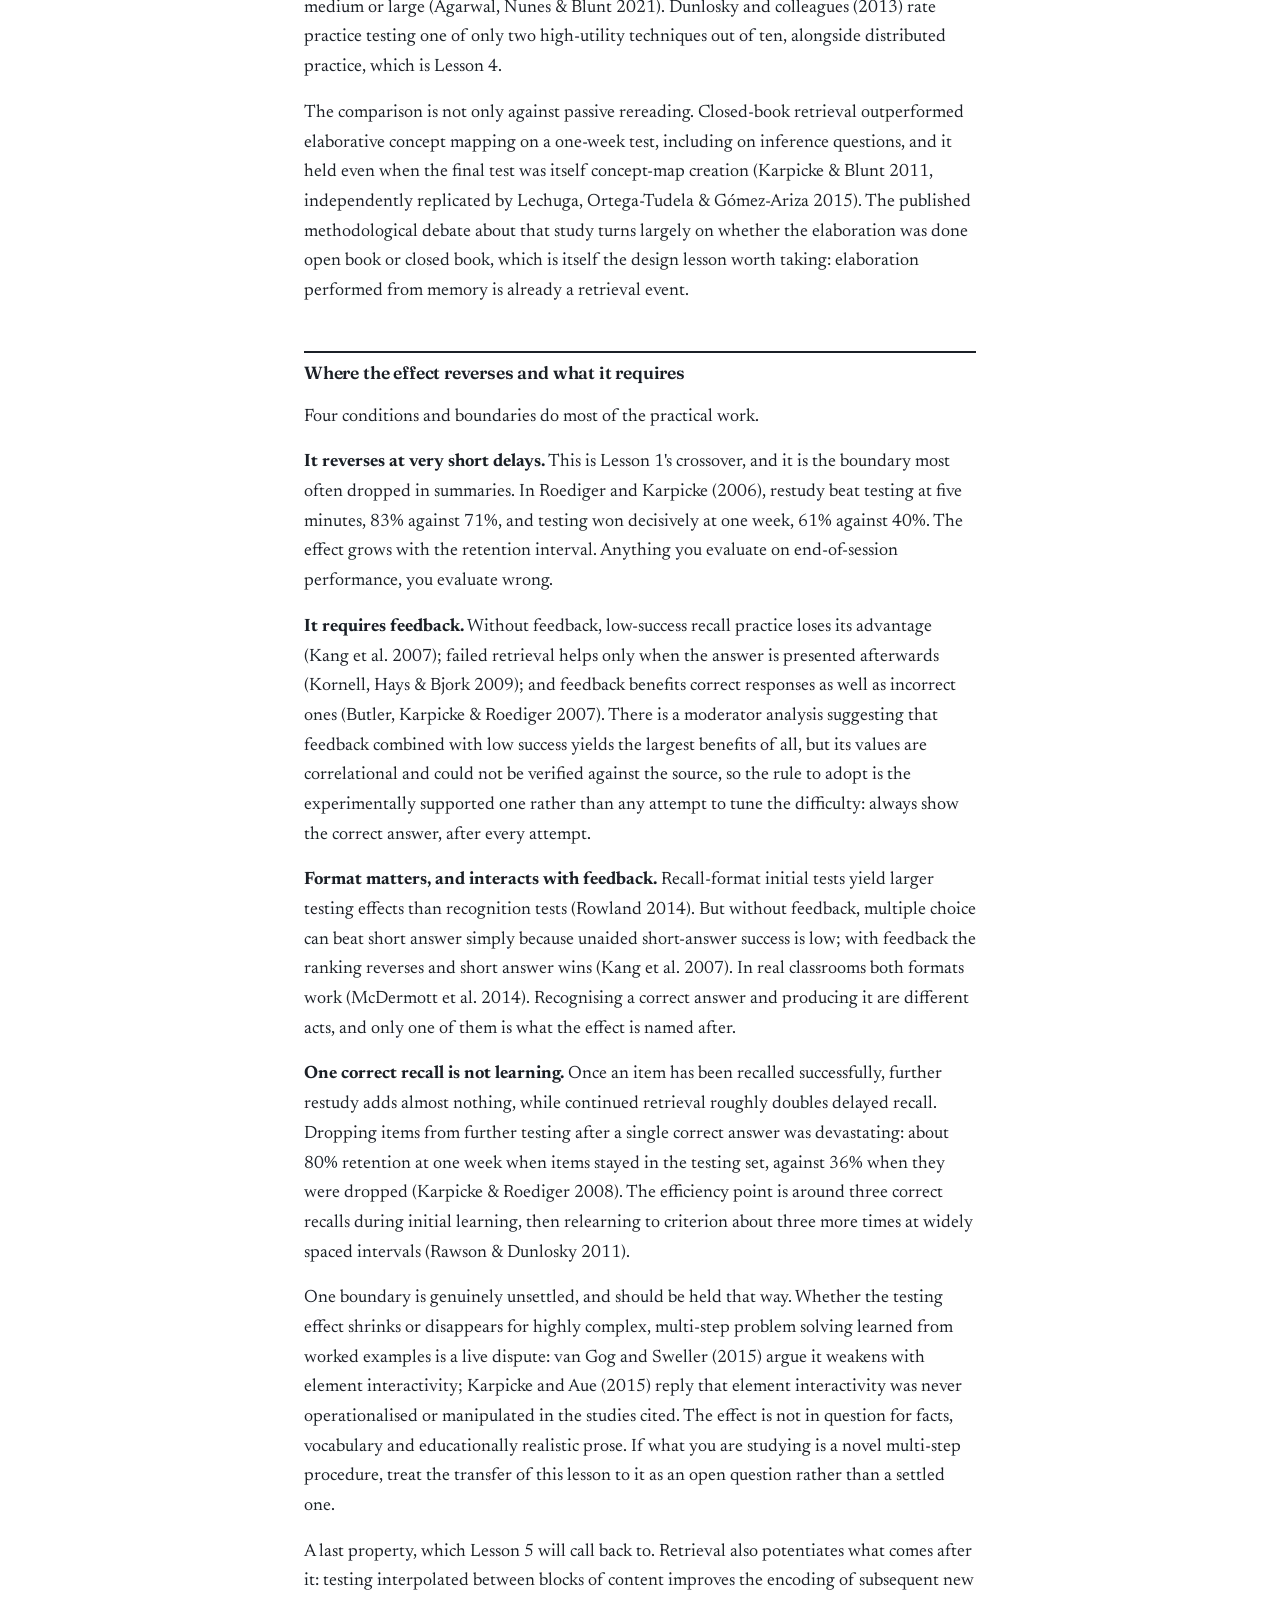
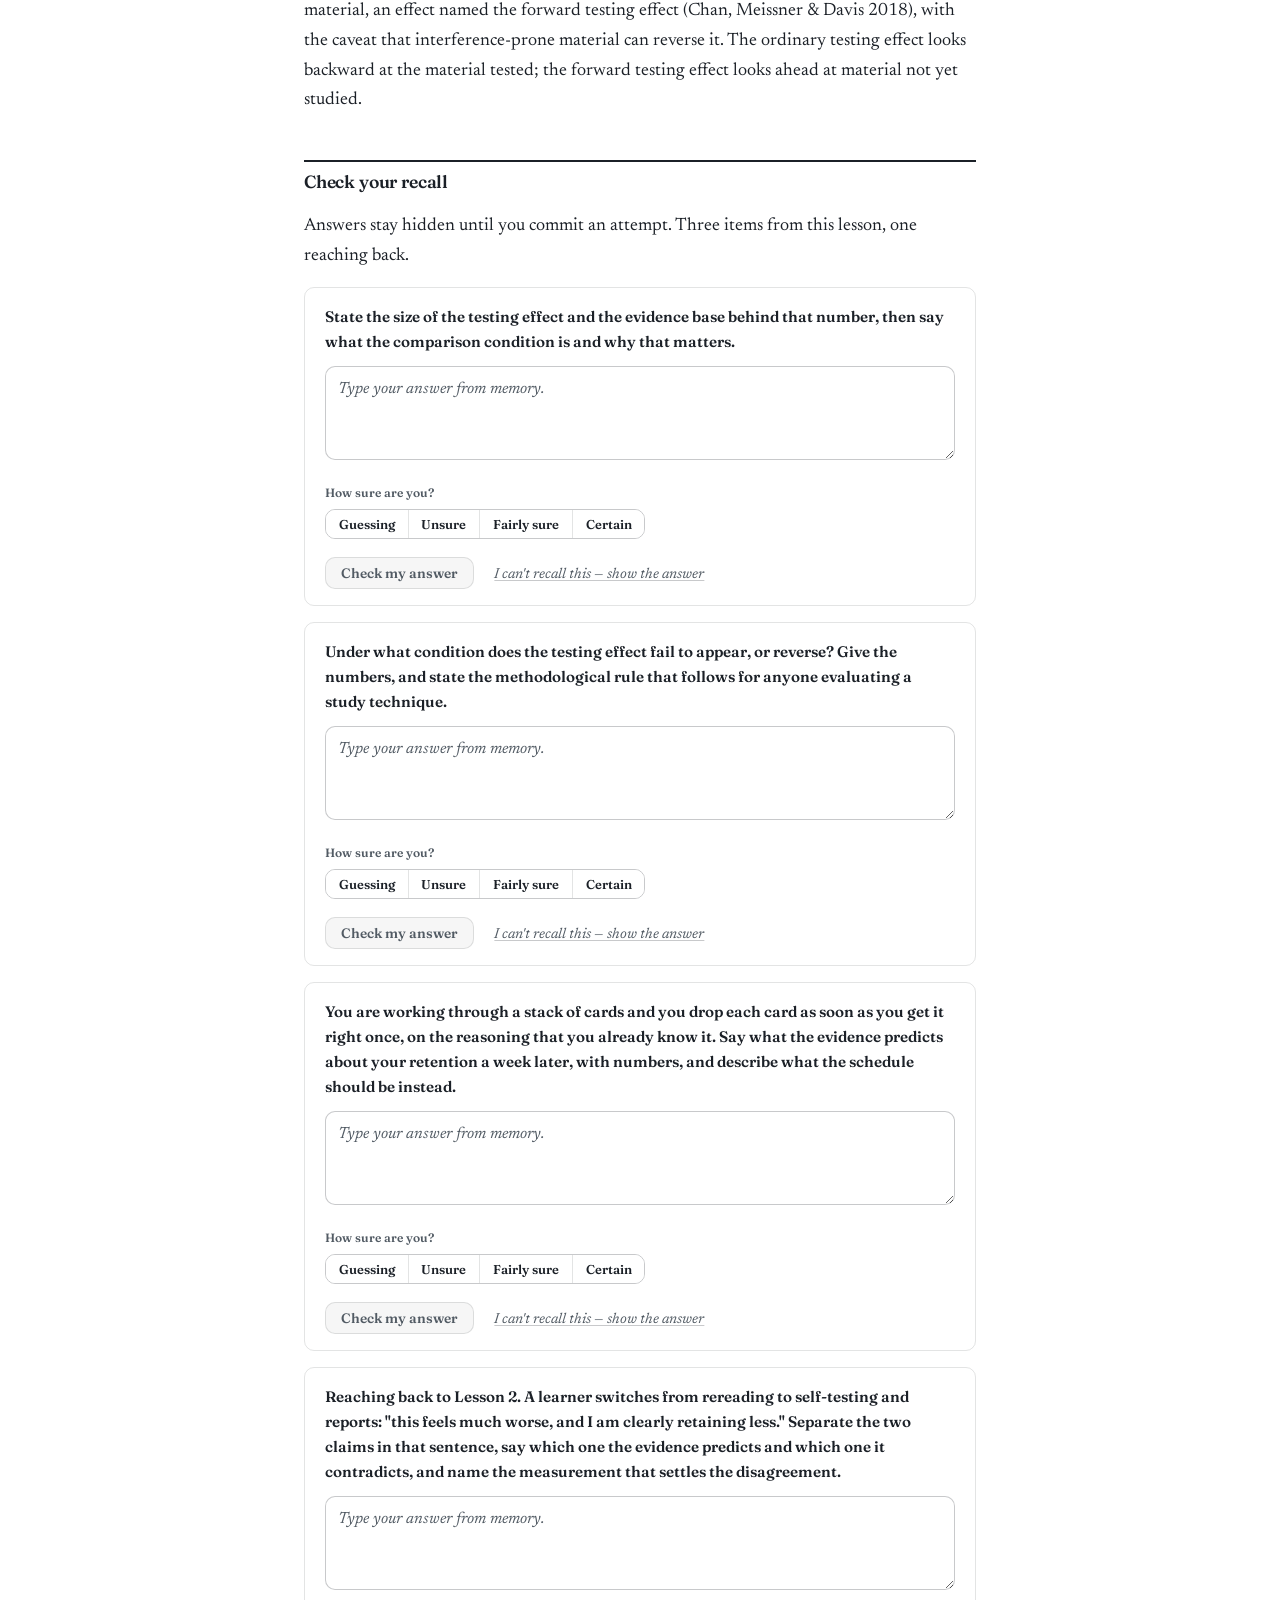
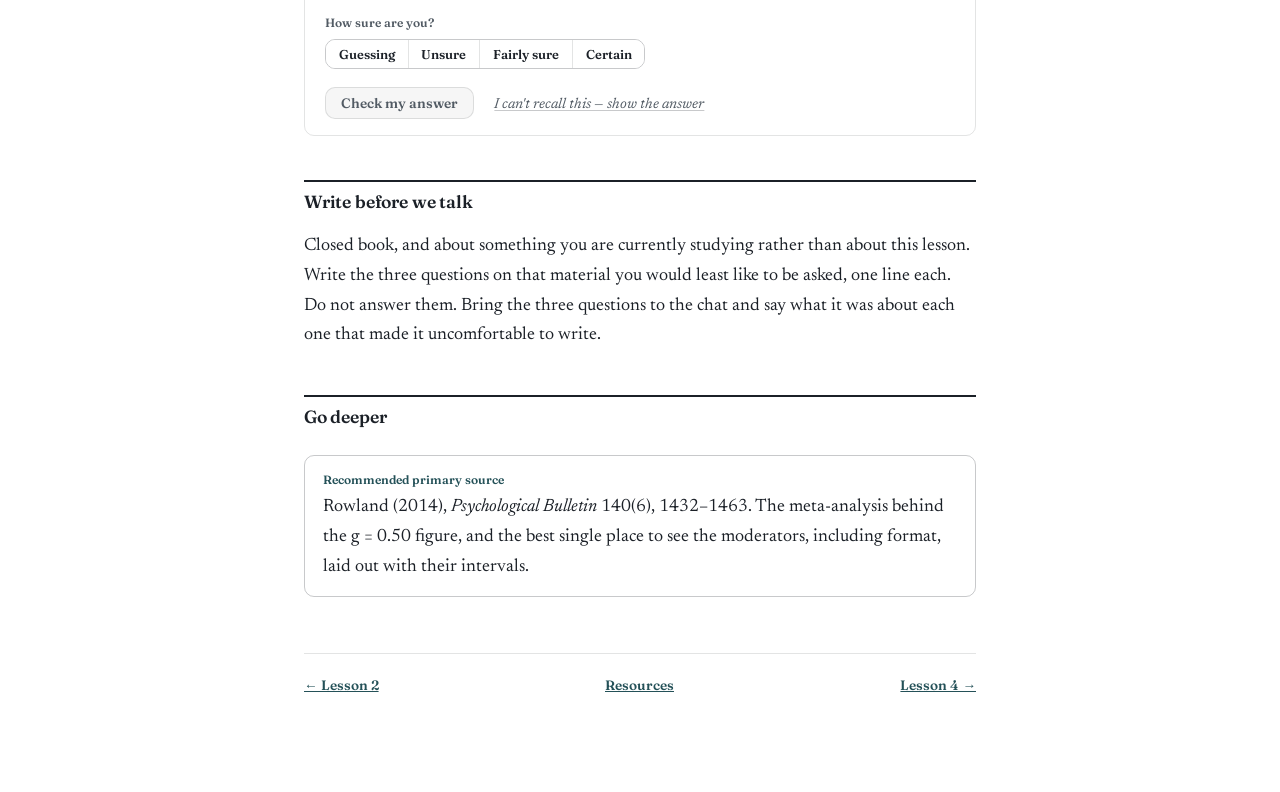
<file: examples/why-you-forget/lessons/0003-retrieval-practice.html>
<!DOCTYPE html>
<html lang="en">
<head>
<meta charset="UTF-8">
<meta name="keating:unit" content="unit-2">
<title>Retrieval Practice and the Testing Effect</title>
<link rel="stylesheet" href="../assets/lesson.css">
</head>
<body>
<article class="lesson">

<p class="eyebrow">Keating &middot; Lesson 3 &middot; about 9 minutes</p>
<h1>Retrieval Practice and the Testing Effect</h1>
<p class="subtitle">Pulling something out of memory changes the memory. Putting it back in front of your eyes mostly does not.</p>

<h2>Before you read</h2>
<p>A committed guess before reading measurably improves what sticks, even when the guess is wrong, so answer both of these before going on; errors here are productive.</p>

<div class="quiz-item" data-item-id="0003-effect-size-pretest" data-concept="The size of the testing effect" data-lesson="0003" data-type="pretest">
<p class="quiz-q">Four independent meta-analyses have compared practising retrieval against restudying the same material for the same time. Commit to a guess at the pooled effect size, in standard deviations, where 0.2 counts as small, 0.5 as medium and 0.8 as large.</p>
<script type="application/json" class="quiz-meta">
{"answer": "About half a standard deviation, and remarkably consistent across the four. Rowland (2014): g = 0.50, with a confidence interval of 0.42 to 0.58, across 61 studies, against restudy. Adesope, Trevisan and Sundararajan (2017): g = 0.61 against all controls. Yang and colleagues (2021): g = 0.499 across 222 studies and 48,478 students in real classrooms. Agarwal, Nunes and Blunt (2021): 57% of 49 classroom effect sizes were medium or large.", "rubric": "Credit any committed numeric guess. Correct in substance: a medium effect, in the region of 0.5. Productive wrong answers to correct in feedback: a very large estimate above 1.0, which is what enthusiastic secondary sources imply and which the meta-analytic record does not support; or a small estimate near 0.1, which underrates the best-supported intervention in the literature. Note in feedback that the four estimates agree closely despite differing in scope, which is the reason to trust the number."}
</script>
</div>

<div class="quiz-item" data-item-id="0003-no-feedback-pretest" data-concept="Feedback as a condition on retrieval" data-lesson="0003" data-type="pretest">
<p class="quiz-q">You test yourself on material, but you never check whether you were right. Commit to yes or no: does the retrieval attempt still help? Add one sentence on why.</p>
<script type="application/json" class="quiz-meta">
{"answer": "Largely no, once success is low. Without feedback, low-success recall practice loses its advantage (Kang, McDermott and Roediger 2007). Failed retrieval helps only when the correct answer is presented afterwards (Kornell, Hays and Bjork 2009). Feedback benefits both correct and incorrect responses (Butler, Karpicke and Roediger 2007). The operational rule that follows is simple and unconditional: show yourself the correct answer after every attempt.", "rubric": "Credit any committed yes or no with a reason. Correct in substance: unchecked retrieval loses much of its benefit, particularly when the attempts are failing. Productive wrong answer to correct in feedback: yes, because the effort is what matters, which is the popular reading of desirable difficulty and which the feedback experiments contradict. Flag as incorrect: claiming feedback matters only for wrong answers, since feedback benefits correct responses too."}
</script>
</div>

<h2>Why this lesson</h2>
<p>Unit 1 established the problem: forgetting rates differ by method, and the signal you feel cannot tell the methods apart. This unit is the three things that reliably work. Retrieval practice comes first because it is the best-supported intervention in the entire learning literature, and because the other two are, in part, ways of arranging it.</p>

<h2>How large the effect is, and where it holds</h2>
<p>Practising retrieval of studied material produces better long-term retention than restudying it for the same total time. This is the testing effect, and four independent meta-analyses converge on roughly half a standard deviation: g = 0.50 with a confidence interval of 0.42 to 0.58 across 61 studies against restudy (Rowland 2014); g = 0.61 against all controls (Adesope, Trevisan &amp; Sundararajan 2017); g = 0.499 across 222 studies and 48,478 students in real classrooms (Yang et al. 2021); and 57% of 49 classroom effect sizes medium or large (Agarwal, Nunes &amp; Blunt 2021). Dunlosky and colleagues (2013) rate practice testing one of only two high-utility techniques out of ten, alongside distributed practice, which is Lesson 4.</p>
<p>The comparison is not only against passive rereading. Closed-book retrieval outperformed elaborative concept mapping on a one-week test, including on inference questions, and it held even when the final test was itself concept-map creation (Karpicke &amp; Blunt 2011, independently replicated by Lechuga, Ortega-Tudela &amp; G&oacute;mez-Ariza 2015). The published methodological debate about that study turns largely on whether the elaboration was done open book or closed book, which is itself the design lesson worth taking: elaboration performed from memory is already a retrieval event.</p>

<h2>Where the effect reverses and what it requires</h2>
<p>Four conditions and boundaries do most of the practical work.</p>
<p><strong>It reverses at very short delays.</strong> This is Lesson 1's crossover, and it is the boundary most often dropped in summaries. In Roediger and Karpicke (2006), restudy beat testing at five minutes, 83% against 71%, and testing won decisively at one week, 61% against 40%. The effect grows with the retention interval. Anything you evaluate on end-of-session performance, you evaluate wrong.</p>
<p><strong>It requires feedback.</strong> Without feedback, low-success recall practice loses its advantage (Kang et al. 2007); failed retrieval helps only when the answer is presented afterwards (Kornell, Hays &amp; Bjork 2009); and feedback benefits correct responses as well as incorrect ones (Butler, Karpicke &amp; Roediger 2007). There is a moderator analysis suggesting that feedback combined with low success yields the largest benefits of all, but its values are correlational and could not be verified against the source, so the rule to adopt is the experimentally supported one rather than any attempt to tune the difficulty: always show the correct answer, after every attempt.</p>
<p><strong>Format matters, and interacts with feedback.</strong> Recall-format initial tests yield larger testing effects than recognition tests (Rowland 2014). But without feedback, multiple choice can beat short answer simply because unaided short-answer success is low; with feedback the ranking reverses and short answer wins (Kang et al. 2007). In real classrooms both formats work (McDermott et al. 2014). Recognising a correct answer and producing it are different acts, and only one of them is what the effect is named after.</p>
<p><strong>One correct recall is not learning.</strong> Once an item has been recalled successfully, further restudy adds almost nothing, while continued retrieval roughly doubles delayed recall. Dropping items from further testing after a single correct answer was devastating: about 80% retention at one week when items stayed in the testing set, against 36% when they were dropped (Karpicke &amp; Roediger 2008). The efficiency point is around three correct recalls during initial learning, then relearning to criterion about three more times at widely spaced intervals (Rawson &amp; Dunlosky 2011).</p>
<p>One boundary is genuinely unsettled, and should be held that way. Whether the testing effect shrinks or disappears for highly complex, multi-step problem solving learned from worked examples is a live dispute: van Gog and Sweller (2015) argue it weakens with element interactivity; Karpicke and Aue (2015) reply that element interactivity was never operationalised or manipulated in the studies cited. The effect is not in question for facts, vocabulary and educationally realistic prose. If what you are studying is a novel multi-step procedure, treat the transfer of this lesson to it as an open question rather than a settled one.</p>
<p>A last property, which Lesson 5 will call back to. Retrieval also potentiates what comes after it: testing interpolated between blocks of content improves the encoding of subsequent new material, an effect named the forward testing effect (Chan, Meissner &amp; Davis 2018), with the caveat that interference-prone material can reverse it. The ordinary testing effect looks backward at the material tested; the forward testing effect looks ahead at material not yet studied.</p>

<h2>Check your recall</h2>
<p>Answers stay hidden until you commit an attempt. Three items from this lesson, one reaching back.</p>

<div class="quiz-item" data-item-id="0003-effect-size-and-scope" data-concept="The size of the testing effect" data-lesson="0003" data-type="recall">
<p class="quiz-q">State the size of the testing effect and the evidence base behind that number, then say what the comparison condition is and why that matters.</p>
<script type="application/json" class="quiz-meta">
{"answer": "Roughly half a standard deviation, converged on by four independent meta-analyses: g = 0.50 with a 0.42 to 0.58 interval across 61 studies (Rowland 2014), g = 0.61 against all controls (Adesope et al. 2017), g = 0.499 across 222 studies and 48,478 classroom students (Yang et al. 2021), and 57% of 49 classroom effect sizes medium or large (Agarwal et al. 2021). The comparison is against restudying the same material for the same total time, which matters because it rules out the trivial explanation that the tested group simply spent longer with the material.", "rubric": "Required: a magnitude near 0.5 and the fact that more than one meta-analysis supports it. Required: the comparison is equal-time restudy, not no study. Strong answers give at least two of the four figures and note that the classroom estimate is in line with the laboratory one. Flag as incorrect: stating an effect size above 1.0, or describing the comparison as testing versus doing nothing, which would make the finding uninteresting."}
</script>
</div>

<div class="quiz-item" data-item-id="0003-short-delay-reversal" data-concept="The short-delay reversal" data-lesson="0003" data-type="recall">
<p class="quiz-q">Under what condition does the testing effect fail to appear, or reverse? Give the numbers, and state the methodological rule that follows for anyone evaluating a study technique.</p>
<script type="application/json" class="quiz-meta">
{"answer": "At very short retention intervals. In Roediger and Karpicke (2006), restudy beat testing at a five-minute delay, 83% against 71%, and testing won at one week, 61% against 40%. The effect grows with the retention interval. The rule that follows: never evaluate a study technique on end-of-session performance, because the ranking of techniques flips between the end of the session and one week out.", "rubric": "Required: the reversal occurs at very short delays, and the effect grows with the retention interval. Required: the methodological rule against judging techniques on immediate performance. Strong answers give the four numbers. Flag as incorrect: attributing the reversal to material difficulty, learner ability, or lack of feedback; those are separate moderators, and the boundary asked about here is temporal."}
</script>
</div>

<div class="quiz-item" data-item-id="0003-drop-after-one-correct" data-concept="Retrieval to criterion" data-lesson="0003" data-type="application">
<p class="quiz-q">You are working through a stack of cards and you drop each card as soon as you get it right once, on the reasoning that you already know it. Say what the evidence predicts about your retention a week later, with numbers, and describe what the schedule should be instead.</p>
<script type="application/json" class="quiz-meta">
{"answer": "It predicts a large loss. In Karpicke and Roediger (2008), dropping items from further testing after one correct recall produced about 36% retention at one week, against about 80% when the items stayed in the testing set. Additional restudy after a first success adds almost nothing, while continued retrieval roughly doubles delayed recall. The schedule instead: keep an item in rotation for about three correct recalls during initial learning, then relearn it to criterion about three more times at widely spaced intervals (Rawson and Dunlosky 2011).", "rubric": "Required: the prediction of substantially worse retention, with the direction and rough magnitude of the 80% against 36% contrast. Required: the corrective, that items stay in the retrieval rotation past the first success, with repeated spaced recalls rather than repeated restudy. Flag as incorrect: proposing to fix the problem by rereading the dropped cards, which is exactly the substitution the finding rules out; or asserting that one correct recall is sufficient if confidence was high, since confidence is the Lesson 2 signal."}
</script>
</div>

<div class="quiz-item" data-item-id="0002-fluency-vs-measured-retention" data-concept="Fluency versus measured retention" data-lesson="0002" data-type="discrimination" data-cumulative="true">
<p class="quiz-q">Reaching back to Lesson 2. A learner switches from rereading to self-testing and reports: "this feels much worse, and I am clearly retaining less." Separate the two claims in that sentence, say which one the evidence predicts and which one it contradicts, and name the measurement that settles the disagreement.</p>
<script type="application/json" class="quiz-meta">
{"answer": "The first claim is about fluency: the felt ease of processing. The second is about retention: how much will be recallable later. The evidence predicts the first, since retrieval practice lowers practice-phase performance and the felt sense that goes with it, and contradicts the second at any meaningful delay, where retrieval practice wins by roughly half a standard deviation. The settling measurement is a delayed, closed-book retrieval test, which is the only instrument that reports on retention rather than on ease.", "rubric": "Required: the two claims separated, one about felt ease and one about actual retention. Required: the evidence predicts the discomfort and contradicts the retention conclusion at delay. Required: the resolving measurement is delayed unassisted retrieval. Strong answers connect the felt discomfort to Lesson 1's crossover: at very short delays the learner's impression is briefly accurate, which is why the illusion is so durable. Flag as incorrect: dismissing the learner's felt experience as simply mistaken, since the fluency reading is real and correctly reports what it measures, or accepting the retention conclusion at face value."}
</script>
</div>

<h2>Write before we talk</h2>
<p>Closed book, and about something you are currently studying rather than about this lesson. Write the three questions on that material you would least like to be asked, one line each. Do not answer them. Bring the three questions to the chat and say what it was about each one that made it uncomfortable to write.</p>

<h2>Go deeper</h2>
<a class="source-link" href="https://doi.org/10.1037/a0037559" target="_blank" rel="noopener">
<span class="kicker">Recommended primary source</span>
Rowland (2014), <em>Psychological Bulletin</em> 140(6), 1432&ndash;1463. The meta-analysis behind the g = 0.50 figure, and the best single place to see the moderators, including format, laid out with their intervals.
</a>

<div class="lesson-nav">
<span><a href="0002-fluency-and-storage-strength.html">&larr; Lesson 2</a></span>
<span><a href="../RESOURCES.md">Resources</a></span>
<span><a href="0004-spacing-and-the-gap.html">Lesson 4 &rarr;</a></span>
</div>

</article>
<script src="/static/quiz.js" defer></script>
</body>
</html>
</file>
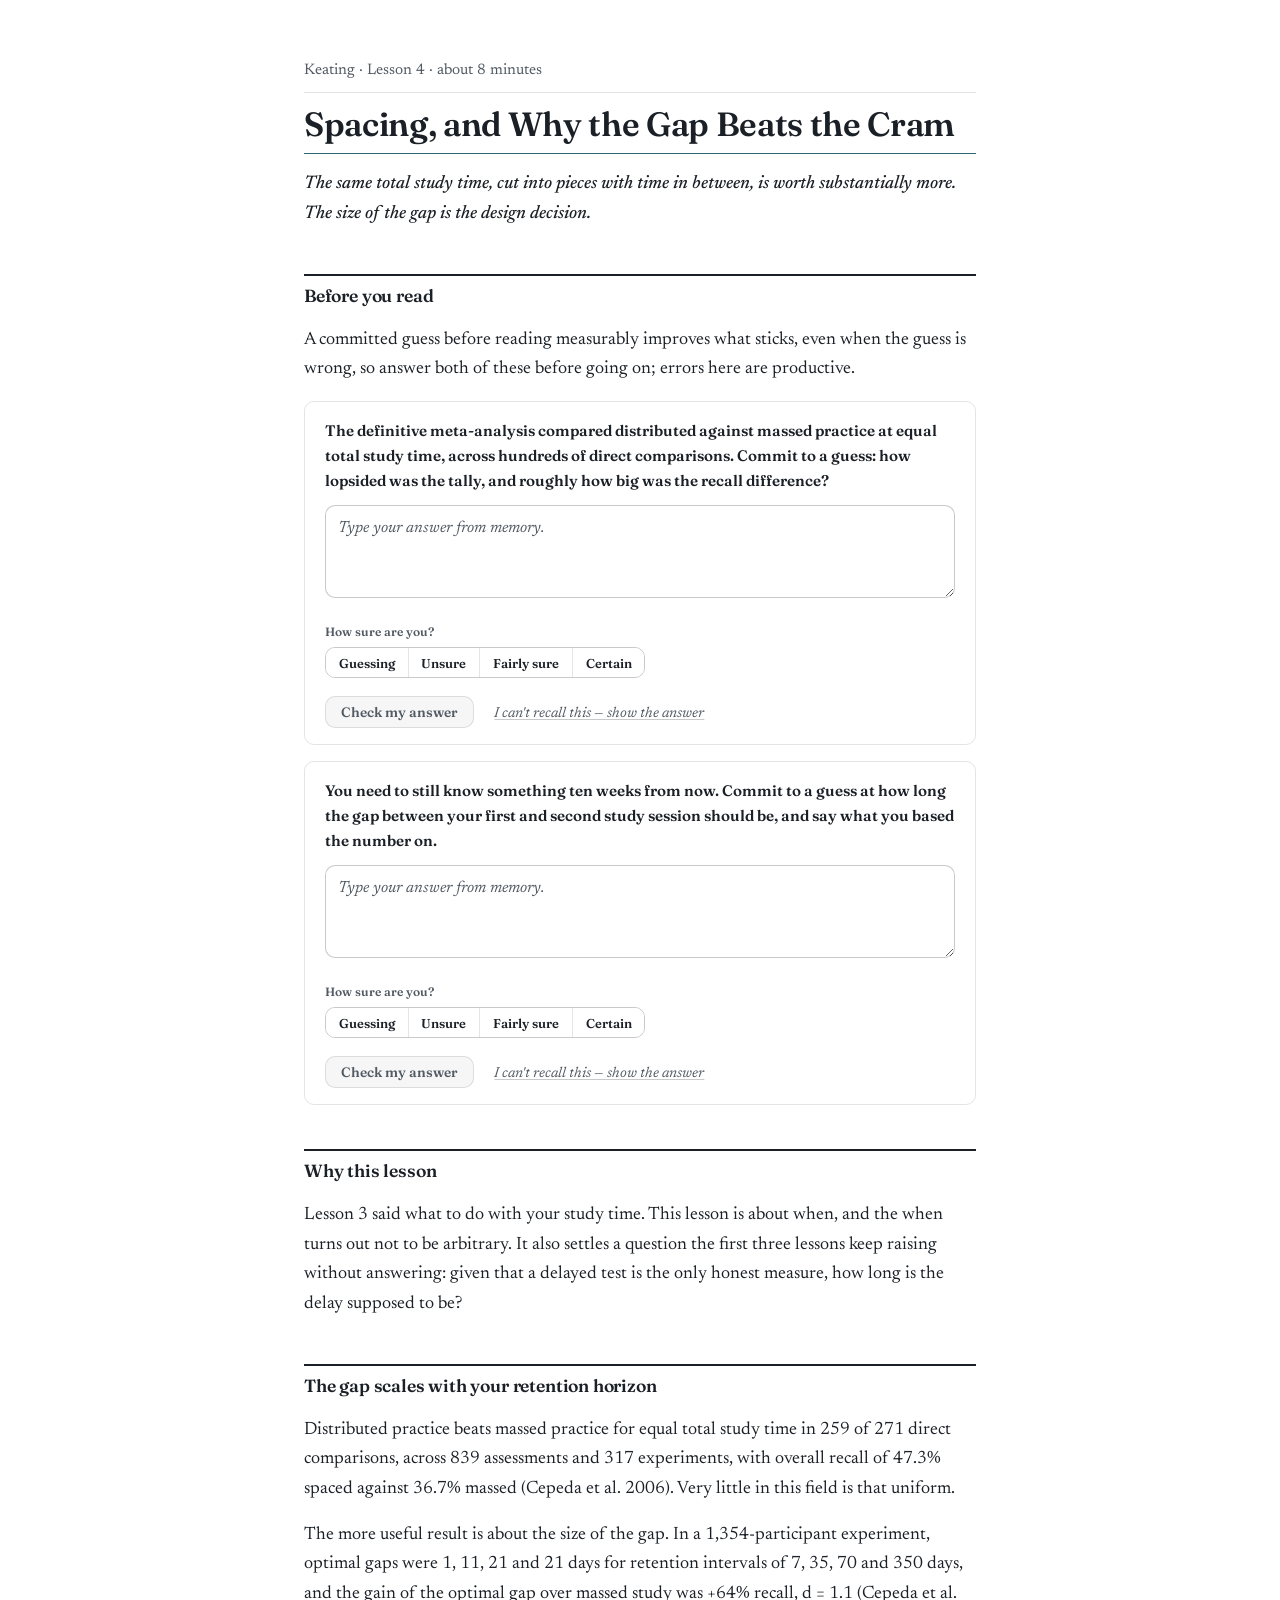
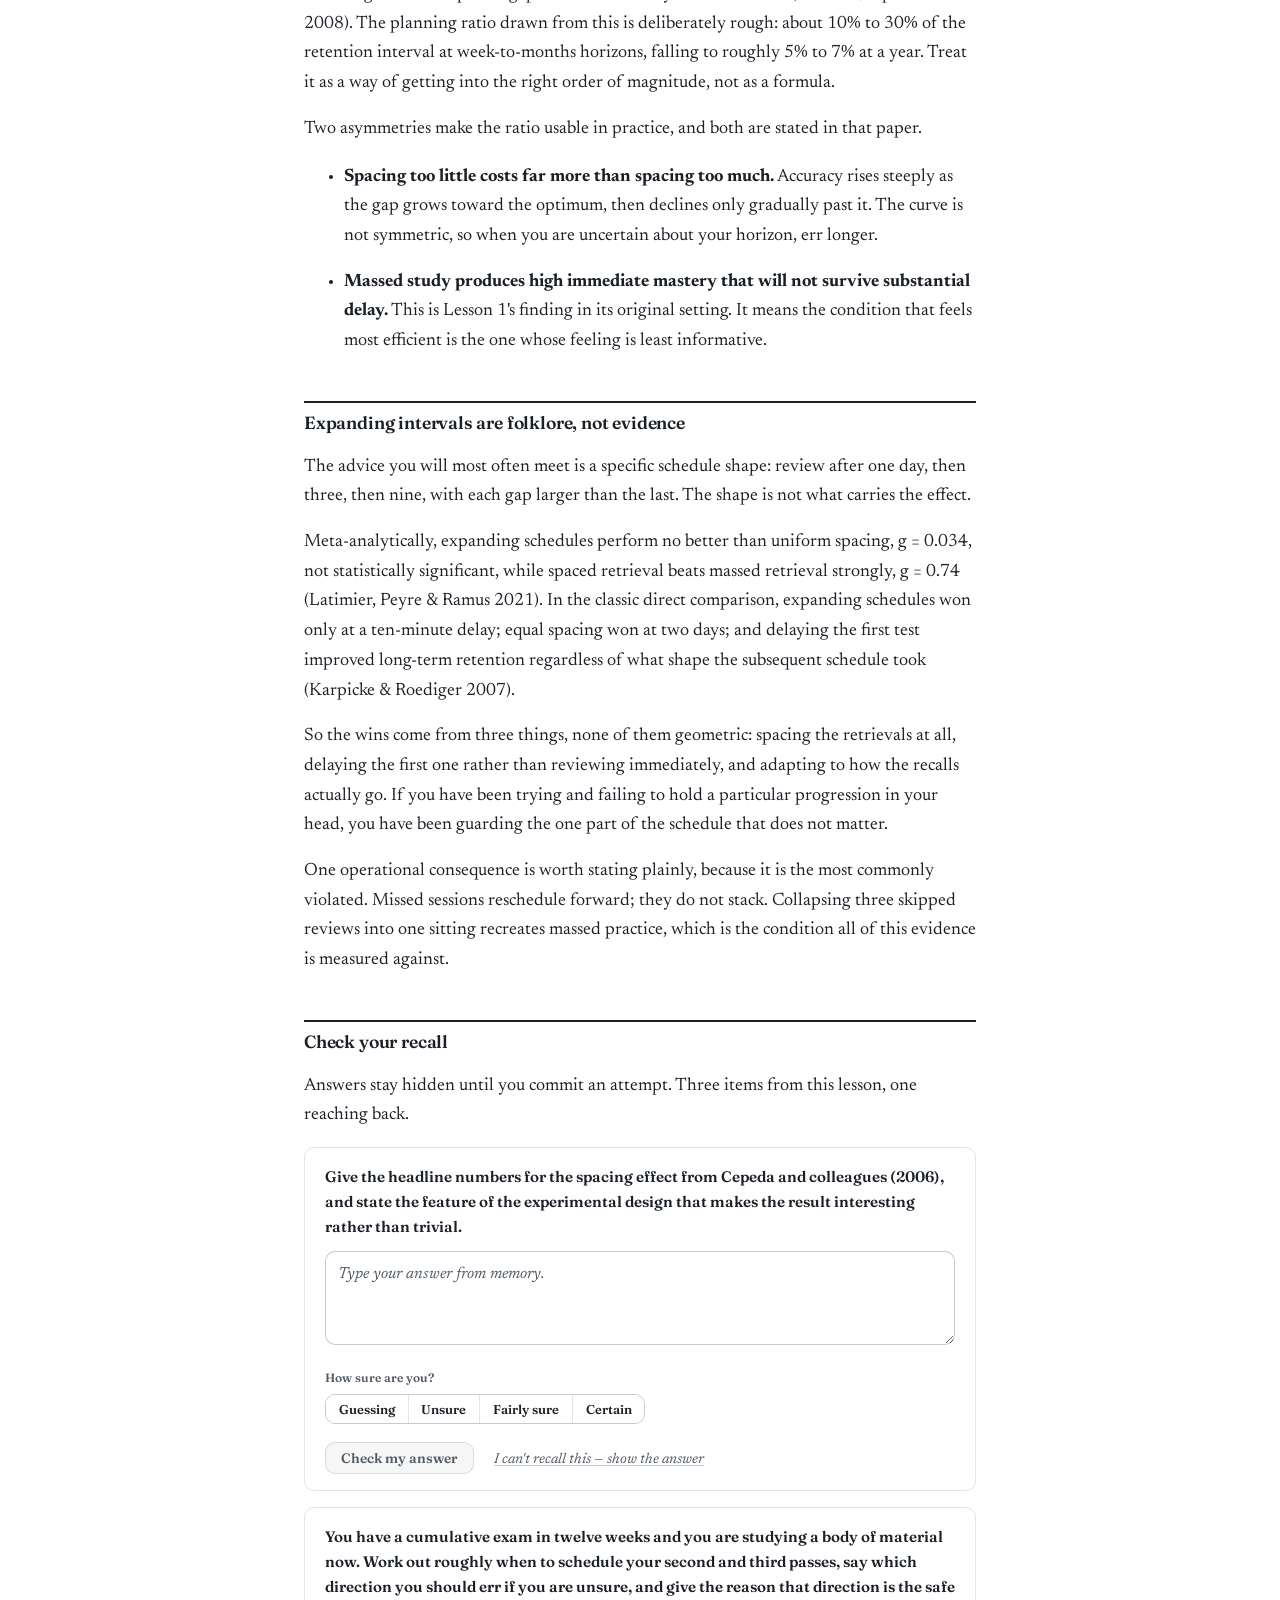
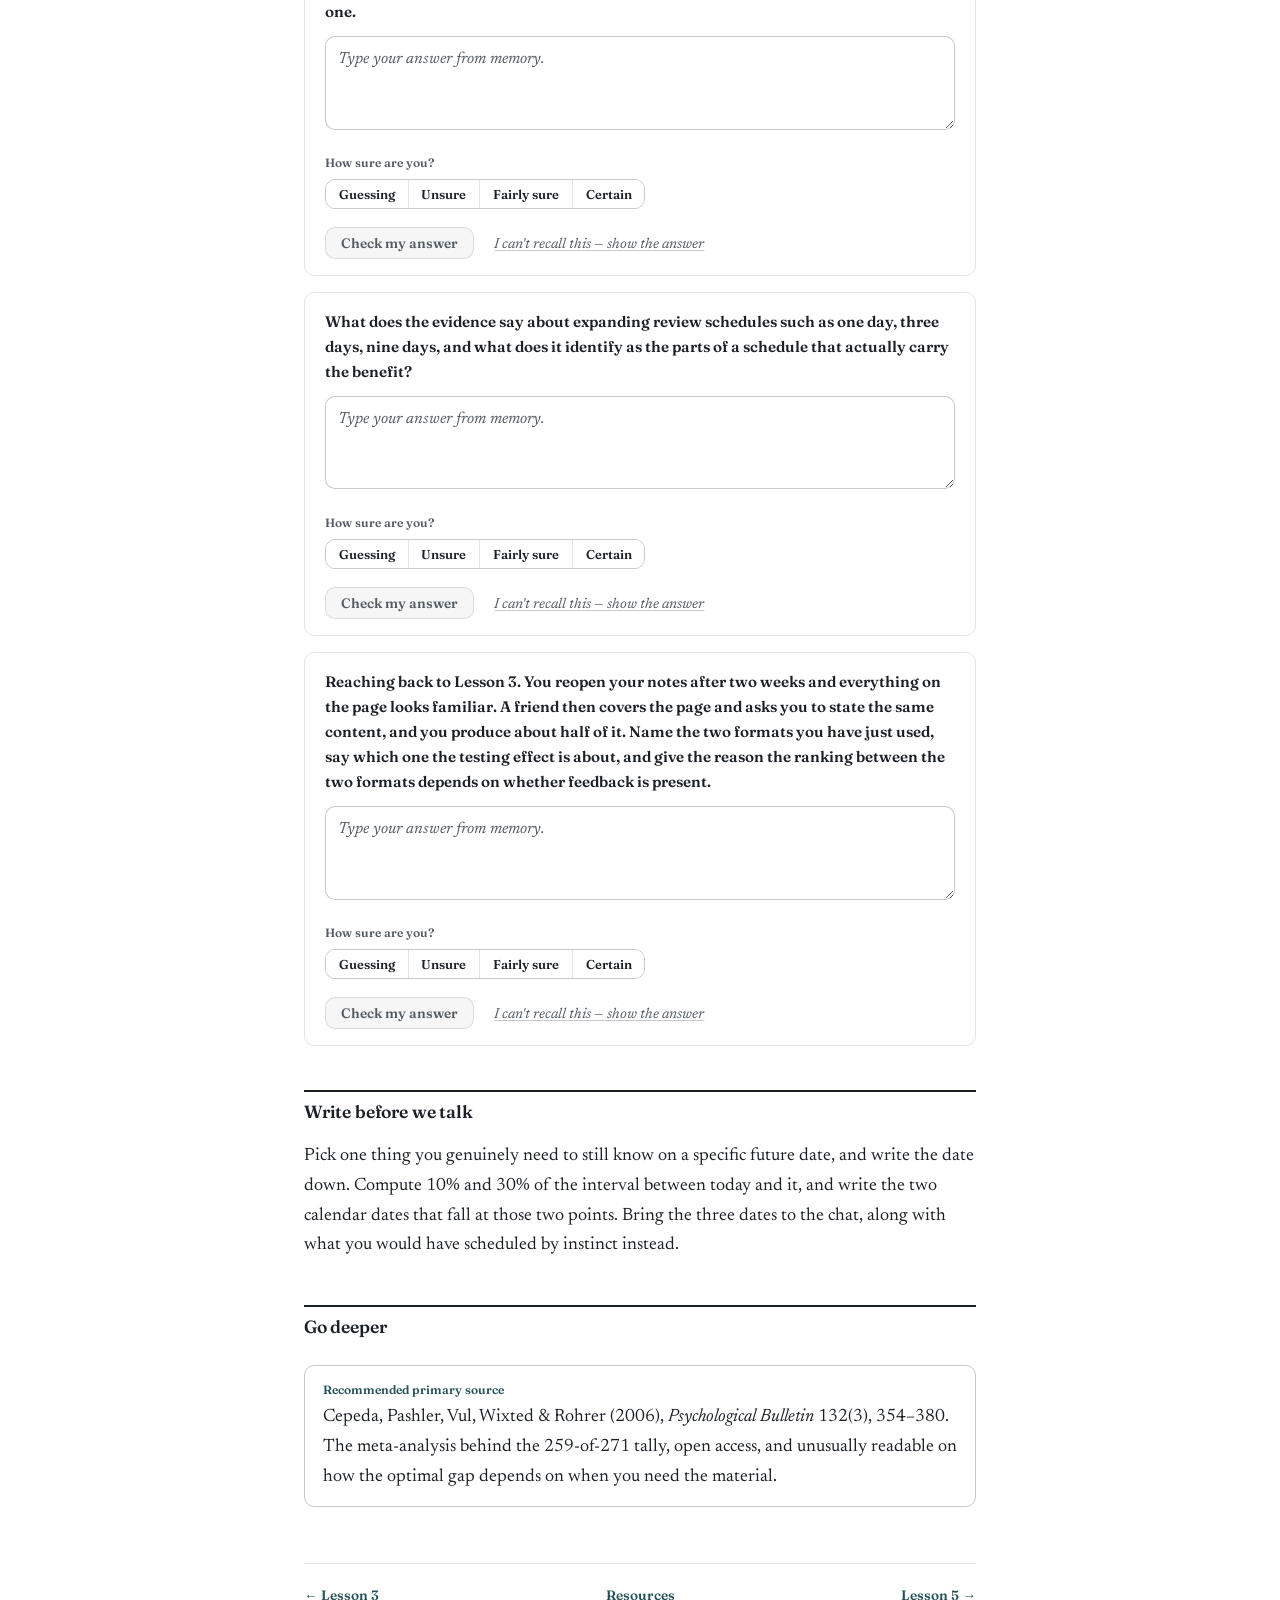
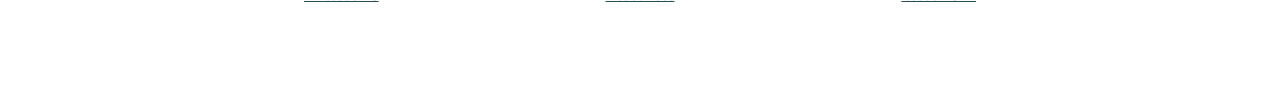
<file: examples/why-you-forget/lessons/0004-spacing-and-the-gap.html>
<!DOCTYPE html>
<html lang="en">
<head>
<meta charset="UTF-8">
<meta name="keating:unit" content="unit-2">
<title>Spacing, and Why the Gap Beats the Cram</title>
<link rel="stylesheet" href="../assets/lesson.css">
</head>
<body>
<article class="lesson">

<p class="eyebrow">Keating &middot; Lesson 4 &middot; about 8 minutes</p>
<h1>Spacing, and Why the Gap Beats the Cram</h1>
<p class="subtitle">The same total study time, cut into pieces with time in between, is worth substantially more. The size of the gap is the design decision.</p>

<h2>Before you read</h2>
<p>A committed guess before reading measurably improves what sticks, even when the guess is wrong, so answer both of these before going on; errors here are productive.</p>

<div class="quiz-item" data-item-id="0004-tally-pretest" data-concept="The spacing effect" data-lesson="0004" data-type="pretest">
<p class="quiz-q">The definitive meta-analysis compared distributed against massed practice at equal total study time, across hundreds of direct comparisons. Commit to a guess: how lopsided was the tally, and roughly how big was the recall difference?</p>
<script type="application/json" class="quiz-meta">
{"answer": "More lopsided than almost any result in memory research. Distributed practice won 259 of 271 direct comparisons, across 839 assessments and 317 experiments, with overall recall of 47.3% spaced against 36.7% massed (Cepeda, Pashler, Vul, Wixted and Rohrer 2006).", "rubric": "Credit any committed guess at a ratio and a magnitude. Correct in substance: an overwhelming majority of comparisons favoured spacing, with a recall gap of roughly ten percentage points. Productive wrong answer to correct in feedback: a modest majority such as two thirds, which is the intuition for a typical psychology finding and which understates how uniform this one is. Flag as incorrect: claiming the comparison gave the spaced condition more total study time, which it did not; equal total time is the point of the design."}
</script>
</div>

<div class="quiz-item" data-item-id="0004-gap-pretest" data-concept="Sizing the gap to the retention interval" data-lesson="0004" data-type="pretest">
<p class="quiz-q">You need to still know something ten weeks from now. Commit to a guess at how long the gap between your first and second study session should be, and say what you based the number on.</p>
<script type="application/json" class="quiz-meta">
{"answer": "Somewhere around one to three weeks. The optimal gap scales with the target retention interval rather than being a fixed number. In the 1,354-participant experiment of Cepeda, Vul, Rohrer, Wixted and Pashler (2008), optimal gaps were 1, 11, 21 and 21 days for retention intervals of 7, 35, 70 and 350 days. As a rough planning ratio, the optimal gap is about 10% to 30% of the retention interval at week-to-months horizons, falling to roughly 5% to 7% at a year.", "rubric": "Credit any committed guess with a stated basis. The most valuable thing to check is whether the reasoning scales the gap to the horizon at all. Productive wrong answer to correct in feedback: a fixed interval such as one day or three days, chosen independently of the ten weeks, which is the assumption behind most published spacing advice. Flag as incorrect: a gap longer than the retention interval itself, or a schedule that puts every session in the final week."}
</script>
</div>

<h2>Why this lesson</h2>
<p>Lesson 3 said what to do with your study time. This lesson is about when, and the when turns out not to be arbitrary. It also settles a question the first three lessons keep raising without answering: given that a delayed test is the only honest measure, how long is the delay supposed to be?</p>

<h2>The gap scales with your retention horizon</h2>
<p>Distributed practice beats massed practice for equal total study time in 259 of 271 direct comparisons, across 839 assessments and 317 experiments, with overall recall of 47.3% spaced against 36.7% massed (Cepeda et al. 2006). Very little in this field is that uniform.</p>
<p>The more useful result is about the size of the gap. In a 1,354-participant experiment, optimal gaps were 1, 11, 21 and 21 days for retention intervals of 7, 35, 70 and 350 days, and the gain of the optimal gap over massed study was +64% recall, d = 1.1 (Cepeda et al. 2008). The planning ratio drawn from this is deliberately rough: about 10% to 30% of the retention interval at week-to-months horizons, falling to roughly 5% to 7% at a year. Treat it as a way of getting into the right order of magnitude, not as a formula.</p>
<p>Two asymmetries make the ratio usable in practice, and both are stated in that paper.</p>
<ul>
<li><strong>Spacing too little costs far more than spacing too much.</strong> Accuracy rises steeply as the gap grows toward the optimum, then declines only gradually past it. The curve is not symmetric, so when you are uncertain about your horizon, err longer.</li>
<li><strong>Massed study produces high immediate mastery that will not survive substantial delay.</strong> This is Lesson 1's finding in its original setting. It means the condition that feels most efficient is the one whose feeling is least informative.</li>
</ul>

<h2>Expanding intervals are folklore, not evidence</h2>
<p>The advice you will most often meet is a specific schedule shape: review after one day, then three, then nine, with each gap larger than the last. The shape is not what carries the effect.</p>
<p>Meta-analytically, expanding schedules perform no better than uniform spacing, g = 0.034, not statistically significant, while spaced retrieval beats massed retrieval strongly, g = 0.74 (Latimier, Peyre &amp; Ramus 2021). In the classic direct comparison, expanding schedules won only at a ten-minute delay; equal spacing won at two days; and delaying the first test improved long-term retention regardless of what shape the subsequent schedule took (Karpicke &amp; Roediger 2007).</p>
<p>So the wins come from three things, none of them geometric: spacing the retrievals at all, delaying the first one rather than reviewing immediately, and adapting to how the recalls actually go. If you have been trying and failing to hold a particular progression in your head, you have been guarding the one part of the schedule that does not matter.</p>
<p>One operational consequence is worth stating plainly, because it is the most commonly violated. Missed sessions reschedule forward; they do not stack. Collapsing three skipped reviews into one sitting recreates massed practice, which is the condition all of this evidence is measured against.</p>

<h2>Check your recall</h2>
<p>Answers stay hidden until you commit an attempt. Three items from this lesson, one reaching back.</p>

<div class="quiz-item" data-item-id="0004-cepeda-tally" data-concept="The spacing effect" data-lesson="0004" data-type="recall">
<p class="quiz-q">Give the headline numbers for the spacing effect from Cepeda and colleagues (2006), and state the feature of the experimental design that makes the result interesting rather than trivial.</p>
<script type="application/json" class="quiz-meta">
{"answer": "Distributed practice beat massed practice in 259 of 271 direct comparisons, across 839 assessments and 317 experiments, with overall recall of 47.3% spaced against 36.7% massed. The design feature: total study time was held equal across conditions, so the spaced advantage cannot be explained by the spaced group simply spending longer with the material. The only difference is how the same time was arranged.", "rubric": "Required: the lopsided tally, in substance, and the equal-total-time design. Strong answers give the recall percentages. Flag as incorrect: describing the result as spaced study beating no study, or as more study time beating less; either removes what makes the finding worth acting on. Accept an approximate tally, such as almost all of roughly 270 comparisons."}
</script>
</div>

<div class="quiz-item" data-item-id="0004-gap-sizing" data-concept="Sizing the gap to the retention interval" data-lesson="0004" data-type="application">
<p class="quiz-q">You have a cumulative exam in twelve weeks and you are studying a body of material now. Work out roughly when to schedule your second and third passes, say which direction you should err if you are unsure, and give the reason that direction is the safe one.</p>
<script type="application/json" class="quiz-meta">
{"answer": "Twelve weeks is about 84 days. At 10% to 30% of the retention interval, the first gap is roughly 8 to 25 days, so a second pass somewhere between one and three weeks out is in the right region, with a third pass a comparable gap after that. This is consistent with the measured optimum of 21 days for a 70-day interval. If unsure, err longer, because accuracy rises steeply with the gap and then declines only gradually past the optimum, so an over-long gap costs far less than an over-short one.", "rubric": "Required: a gap scaled to the twelve-week horizon rather than a fixed default, landing roughly in the one-to-three-week region for the first gap. Required: err longer, with the asymmetry of the curve as the reason. Accept any arithmetic in that band. Flag as incorrect: a schedule of daily reviews justified by the spacing effect, which misapplies the ratio at this horizon; or erring shorter on the grounds that more frequent review is safer, which inverts the measured asymmetry."}
</script>
</div>

<div class="quiz-item" data-item-id="0004-expanding-folklore" data-concept="Expanding versus uniform schedules" data-lesson="0004" data-type="recall">
<p class="quiz-q">What does the evidence say about expanding review schedules such as one day, three days, nine days, and what does it identify as the parts of a schedule that actually carry the benefit?</p>
<script type="application/json" class="quiz-meta">
{"answer": "Expanding schedules perform no better than uniform spacing: g = 0.034, not significant, while spaced retrieval beats massed retrieval at g = 0.74 (Latimier, Peyre and Ramus 2021). In the classic direct comparison, expanding won only at a ten-minute delay, equal spacing won at two days, and delaying the first test improved long-term retention regardless of the later schedule shape (Karpicke and Roediger 2007). What carries the benefit: spacing the retrievals at all, delaying the first one, and adapting to observed performance. The progression itself does not.", "rubric": "Required: expanding schedules show no reliable advantage over uniform spacing, contrasted with the large spaced-versus-massed effect. Required: at least two of the three things that do carry the benefit. Strong answers give the two effect sizes and note that the expanding advantage appeared only at a ten-minute delay. Flag as incorrect: concluding that spacing schedules do not matter, which confuses the null on schedule shape with the large effect of spacing itself."}
</script>
</div>

<div class="quiz-item" data-item-id="0003-recognition-vs-recall" data-concept="Recognition versus recall" data-lesson="0003" data-type="discrimination" data-cumulative="true">
<p class="quiz-q">Reaching back to Lesson 3. You reopen your notes after two weeks and everything on the page looks familiar. A friend then covers the page and asks you to state the same content, and you produce about half of it. Name the two formats you have just used, say which one the testing effect is about, and give the reason the ranking between the two formats depends on whether feedback is present.</p>
<script type="application/json" class="quiz-meta">
{"answer": "Reading the page is recognition; producing the content with the page covered is recall. The testing effect is about recall: recall-format initial tests yield larger testing effects than recognition tests (Rowland 2014). The feedback interaction: without feedback, a recognition format such as multiple choice can beat short answer, simply because unaided short-answer success is low and failed retrieval without a correct answer afterwards buys little. With feedback the ranking reverses and short answer wins (Kang et al. 2007), because the harder attempt is now followed by the correction that makes it pay.", "rubric": "Required: correct labelling of the two formats, and recall as the format the effect is named for. Required: the feedback interaction, with the direction of the reversal in both conditions. Strong answers connect the familiarity of the page to Lesson 2, where felt ease was shown to be a poor guide, and note the halved recall as the measurement that exposes it. Flag as incorrect: asserting recall is always superior with no reference to feedback, which is the overclaim this item exists to catch; or treating recognition as worthless, since in real classrooms both formats work."}
</script>
</div>

<h2>Write before we talk</h2>
<p>Pick one thing you genuinely need to still know on a specific future date, and write the date down. Compute 10% and 30% of the interval between today and it, and write the two calendar dates that fall at those two points. Bring the three dates to the chat, along with what you would have scheduled by instinct instead.</p>

<h2>Go deeper</h2>
<a class="source-link" href="https://augmentingcognition.com/assets/Cepeda2006.pdf" target="_blank" rel="noopener">
<span class="kicker">Recommended primary source</span>
Cepeda, Pashler, Vul, Wixted &amp; Rohrer (2006), <em>Psychological Bulletin</em> 132(3), 354&ndash;380. The meta-analysis behind the 259-of-271 tally, open access, and unusually readable on how the optimal gap depends on when you need the material.
</a>

<div class="lesson-nav">
<span><a href="0003-retrieval-practice.html">&larr; Lesson 3</a></span>
<span><a href="../RESOURCES.md">Resources</a></span>
<span><a href="0005-interleaving-and-its-boundary.html">Lesson 5 &rarr;</a></span>
</div>

</article>
<script src="/static/quiz.js" defer></script>
</body>
</html>
</file>
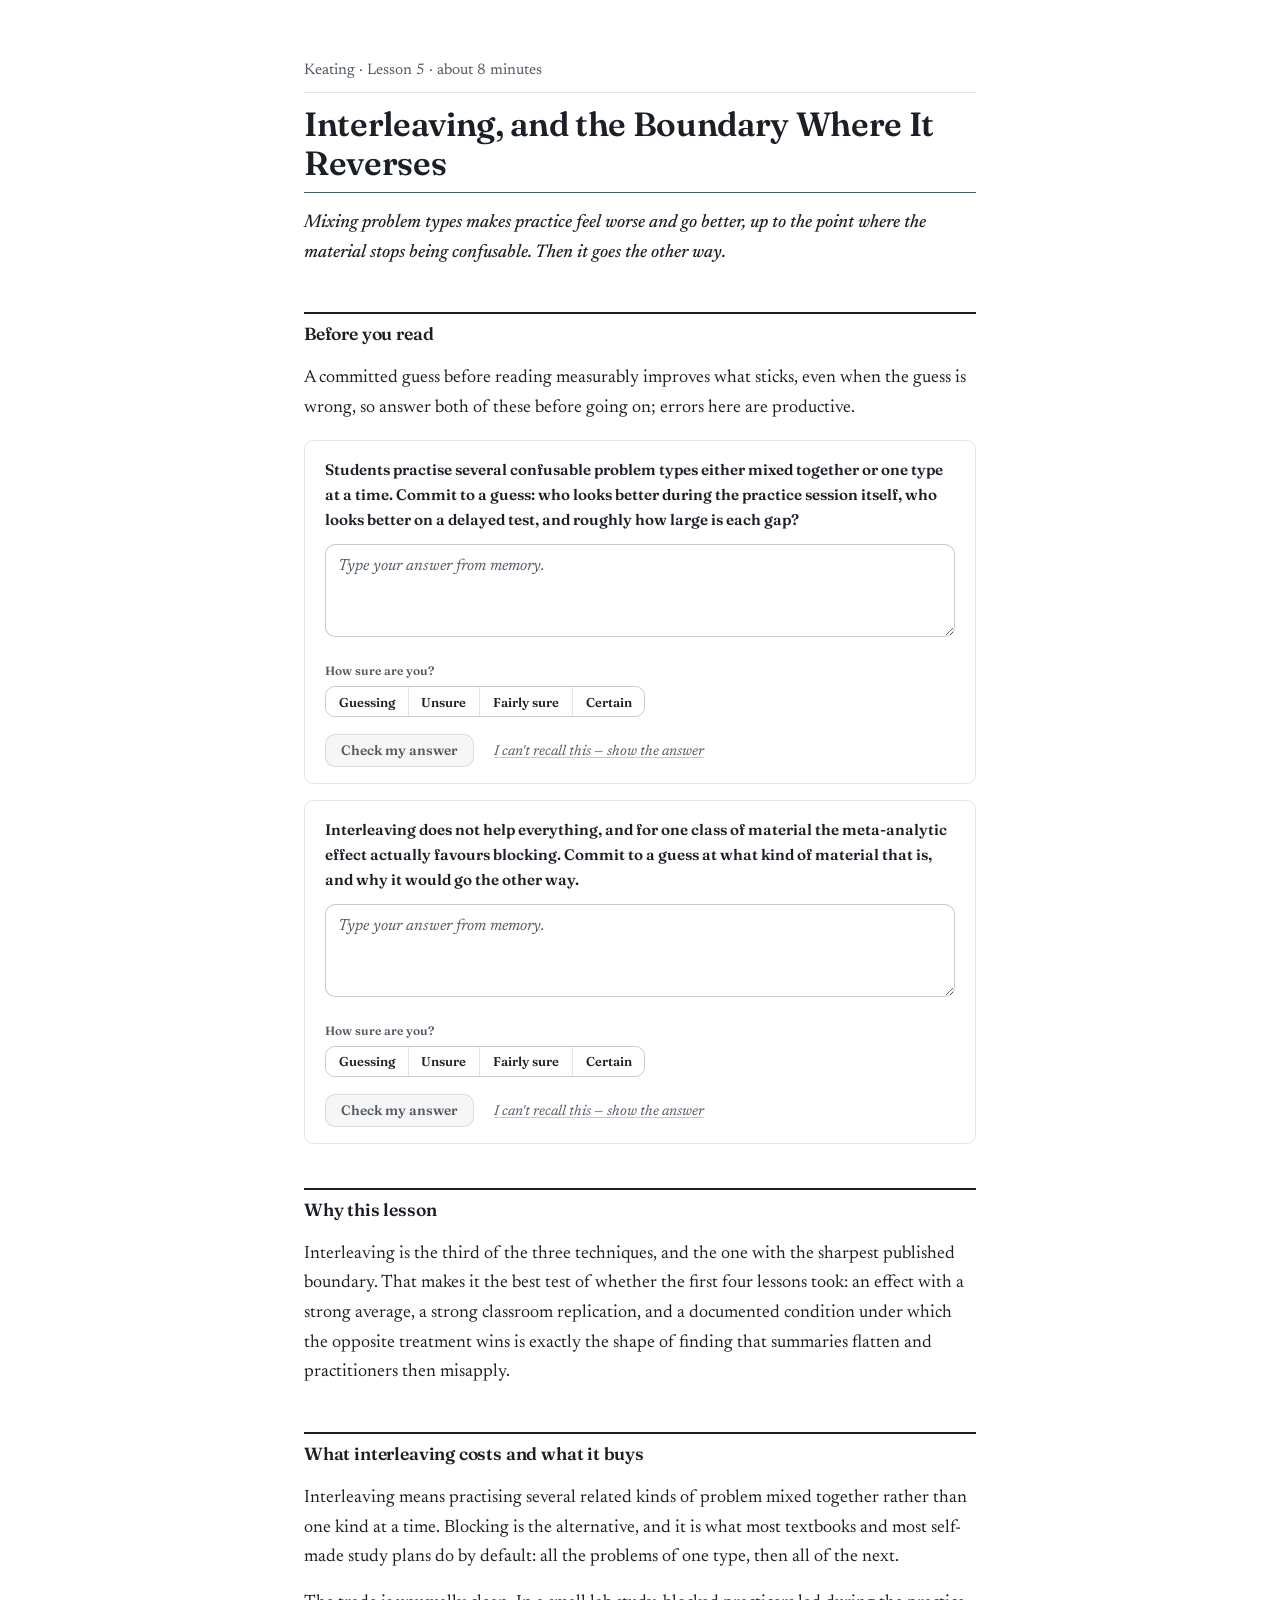
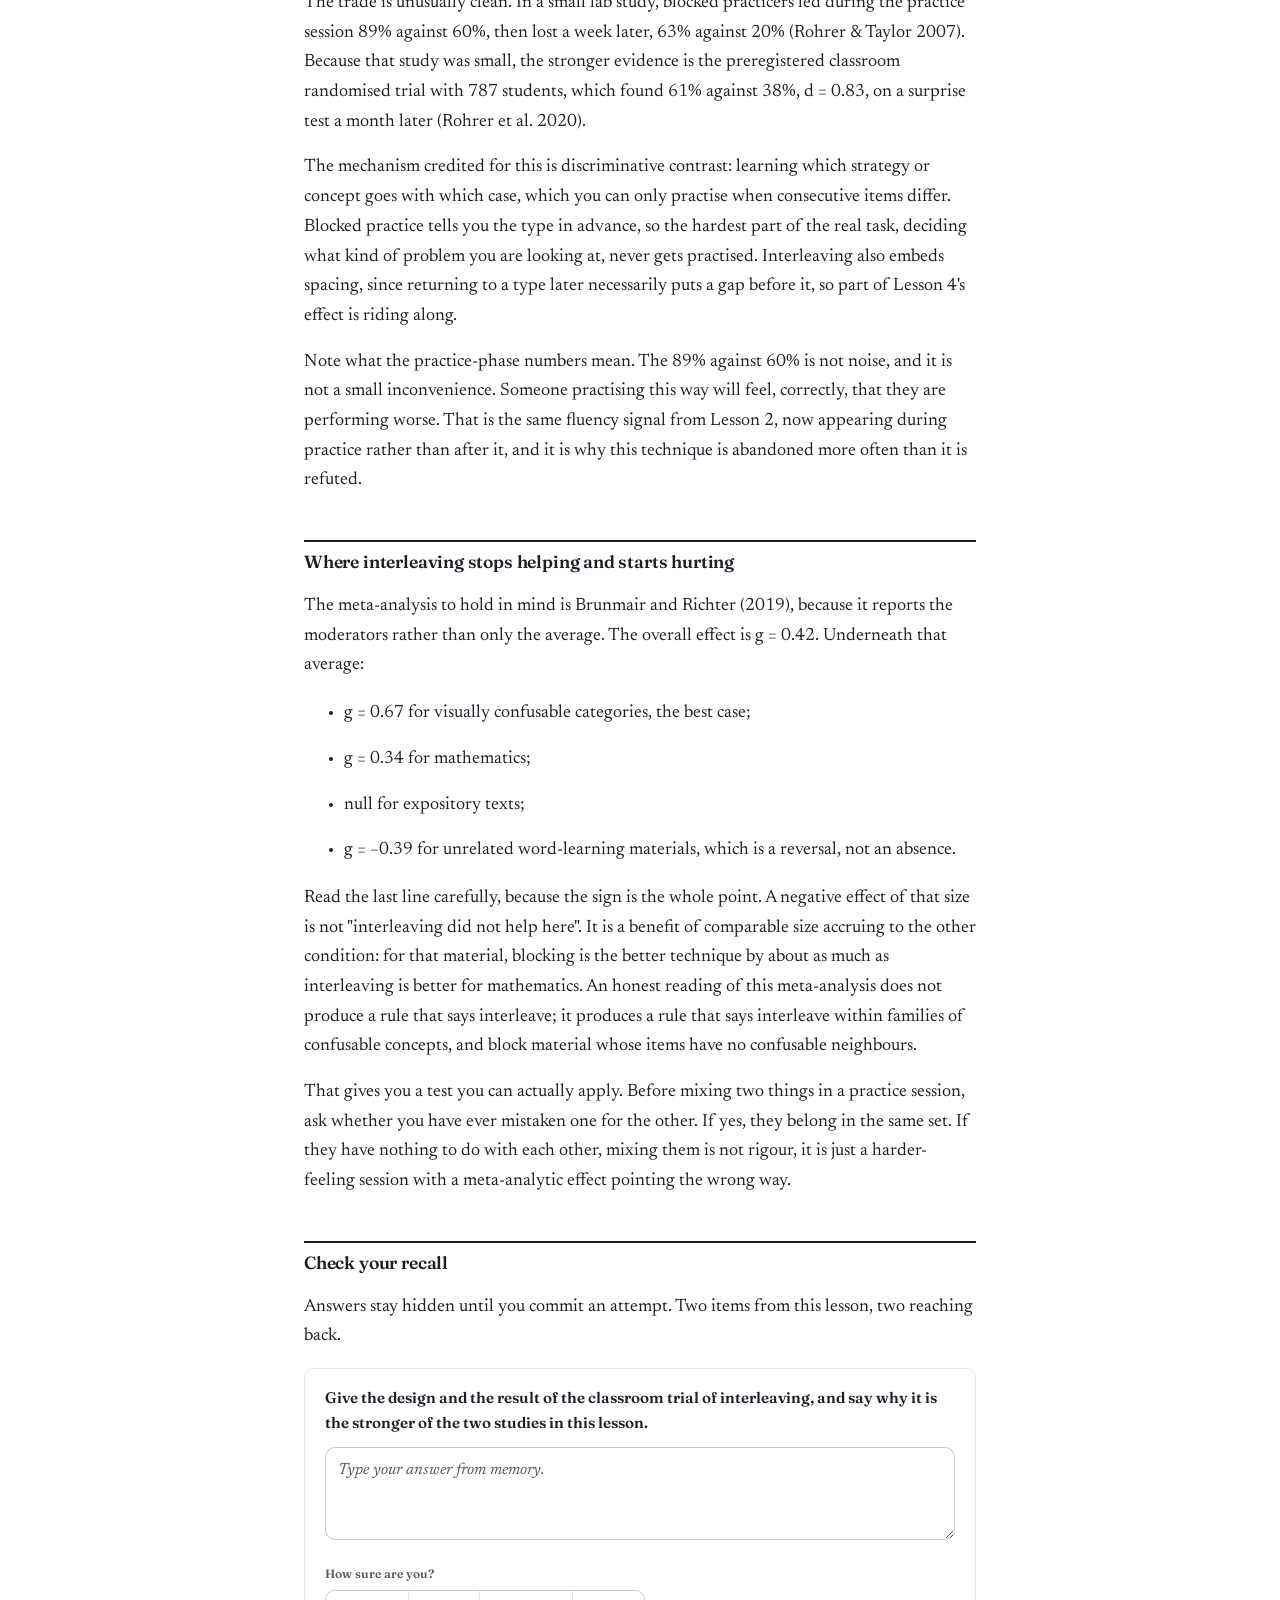
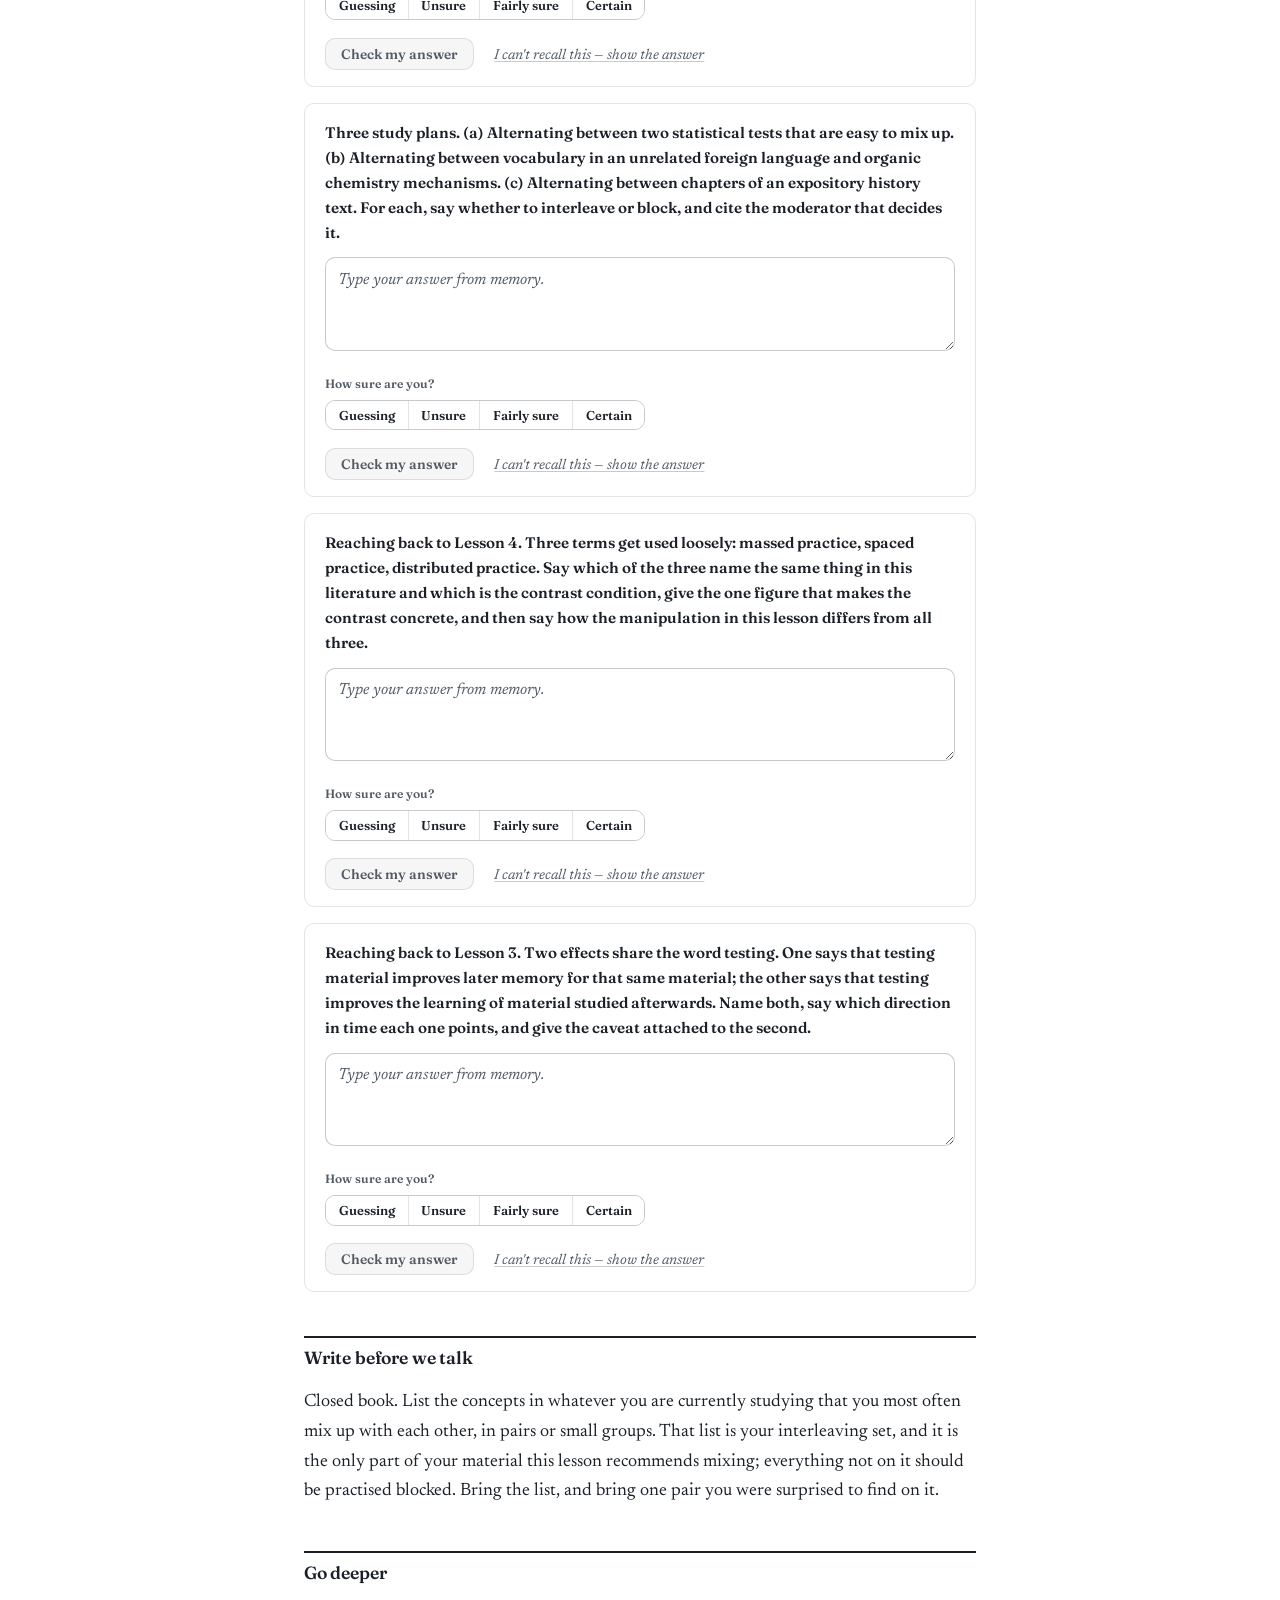
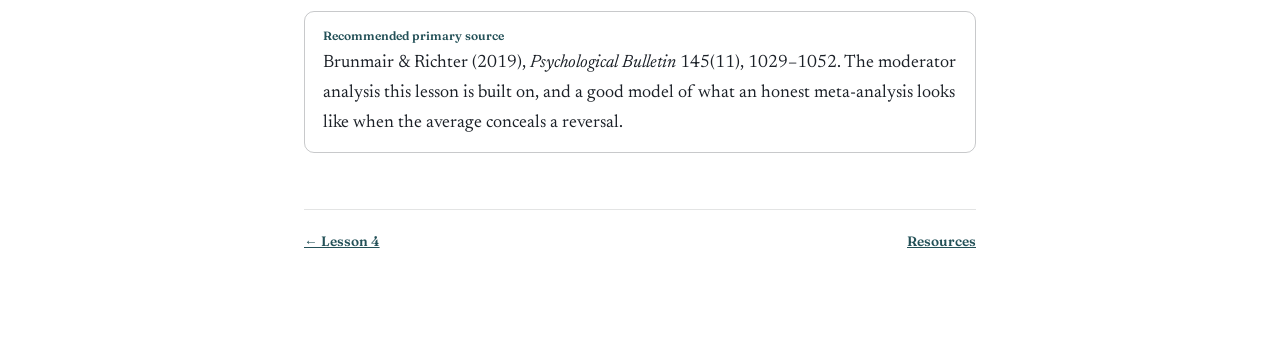
<file: examples/why-you-forget/lessons/0005-interleaving-and-its-boundary.html>
<!DOCTYPE html>
<html lang="en">
<head>
<meta charset="UTF-8">
<meta name="keating:unit" content="unit-2">
<title>Interleaving, and the Boundary Where It Reverses</title>
<link rel="stylesheet" href="../assets/lesson.css">
</head>
<body>
<article class="lesson">

<p class="eyebrow">Keating &middot; Lesson 5 &middot; about 8 minutes</p>
<h1>Interleaving, and the Boundary Where It Reverses</h1>
<p class="subtitle">Mixing problem types makes practice feel worse and go better, up to the point where the material stops being confusable. Then it goes the other way.</p>

<h2>Before you read</h2>
<p>A committed guess before reading measurably improves what sticks, even when the guess is wrong, so answer both of these before going on; errors here are productive.</p>

<div class="quiz-item" data-item-id="0005-practice-vs-test-pretest" data-concept="The practice cost of interleaving" data-lesson="0005" data-type="pretest">
<p class="quiz-q">Students practise several confusable problem types either mixed together or one type at a time. Commit to a guess: who looks better during the practice session itself, who looks better on a delayed test, and roughly how large is each gap?</p>
<script type="application/json" class="quiz-meta">
{"answer": "Blocked practice looks better during practice; interleaved practice wins at delay, by more. In a small lab study, blocked practicers led during practice 89% against 60%, and interleavers won a week later 63% against 20% (Rohrer and Taylor 2007). In a preregistered classroom randomised trial with 787 students, interleavers scored 61% against 38%, d = 0.83, on a surprise test a month later (Rohrer, Dedrick, Hartwig and Cheung 2020).", "rubric": "Credit any committed guess naming a winner in each phase. Correct in substance: blocking leads during practice, interleaving wins at delay. Productive wrong answer to correct in feedback: interleaving winning at both, which misses that the practice-phase cost is real, large, and the reason people abandon the technique. Flag as incorrect: blocking winning at delay as a general rule, which is only true inside the boundary this lesson introduces."}
</script>
</div>

<div class="quiz-item" data-item-id="0005-reversal-pretest" data-concept="The interleaving boundary" data-lesson="0005" data-type="pretest">
<p class="quiz-q">Interleaving does not help everything, and for one class of material the meta-analytic effect actually favours blocking. Commit to a guess at what kind of material that is, and why it would go the other way.</p>
<script type="application/json" class="quiz-meta">
{"answer": "Unrelated word-learning materials. In Brunmair and Richter (2019) the overall effect is g = 0.42, but it ranges from g = 0.67 for visually confusable categories and 0.34 for mathematics down to null for expository texts, and reverses to favour blocking at g = −0.39 for unrelated word-learning materials. The reading that fits the moderator pattern: the mechanism credited for the benefit is discriminative contrast, learning which concept or strategy goes with which case, so material whose items have no confusable neighbours has no contrast available to learn.", "rubric": "Credit any committed guess with a reason. Correct in substance: material whose items are unrelated to each other, with unrelated word learning as the meta-analytic case. Productive wrong answer to correct in feedback: naming very difficult material, or beginners, which sounds plausible but is not the moderator the meta-analysis reports. Flag as incorrect: claiming interleaving is universally superior, which is the belief this item exists to break."}
</script>
</div>

<h2>Why this lesson</h2>
<p>Interleaving is the third of the three techniques, and the one with the sharpest published boundary. That makes it the best test of whether the first four lessons took: an effect with a strong average, a strong classroom replication, and a documented condition under which the opposite treatment wins is exactly the shape of finding that summaries flatten and practitioners then misapply.</p>

<h2>What interleaving costs and what it buys</h2>
<p>Interleaving means practising several related kinds of problem mixed together rather than one kind at a time. Blocking is the alternative, and it is what most textbooks and most self-made study plans do by default: all the problems of one type, then all of the next.</p>
<p>The trade is unusually clean. In a small lab study, blocked practicers led during the practice session 89% against 60%, then lost a week later, 63% against 20% (Rohrer &amp; Taylor 2007). Because that study was small, the stronger evidence is the preregistered classroom randomised trial with 787 students, which found 61% against 38%, d = 0.83, on a surprise test a month later (Rohrer et al. 2020).</p>
<p>The mechanism credited for this is discriminative contrast: learning which strategy or concept goes with which case, which you can only practise when consecutive items differ. Blocked practice tells you the type in advance, so the hardest part of the real task, deciding what kind of problem you are looking at, never gets practised. Interleaving also embeds spacing, since returning to a type later necessarily puts a gap before it, so part of Lesson 4's effect is riding along.</p>
<p>Note what the practice-phase numbers mean. The 89% against 60% is not noise, and it is not a small inconvenience. Someone practising this way will feel, correctly, that they are performing worse. That is the same fluency signal from Lesson 2, now appearing during practice rather than after it, and it is why this technique is abandoned more often than it is refuted.</p>

<h2>Where interleaving stops helping and starts hurting</h2>
<p>The meta-analysis to hold in mind is Brunmair and Richter (2019), because it reports the moderators rather than only the average. The overall effect is g = 0.42. Underneath that average:</p>
<ul>
<li>g = 0.67 for visually confusable categories, the best case;</li>
<li>g = 0.34 for mathematics;</li>
<li>null for expository texts;</li>
<li>g = −0.39 for unrelated word-learning materials, which is a reversal, not an absence.</li>
</ul>
<p>Read the last line carefully, because the sign is the whole point. A negative effect of that size is not "interleaving did not help here". It is a benefit of comparable size accruing to the other condition: for that material, blocking is the better technique by about as much as interleaving is better for mathematics. An honest reading of this meta-analysis does not produce a rule that says interleave; it produces a rule that says interleave within families of confusable concepts, and block material whose items have no confusable neighbours.</p>
<p>That gives you a test you can actually apply. Before mixing two things in a practice session, ask whether you have ever mistaken one for the other. If yes, they belong in the same set. If they have nothing to do with each other, mixing them is not rigour, it is just a harder-feeling session with a meta-analytic effect pointing the wrong way.</p>

<h2>Check your recall</h2>
<p>Answers stay hidden until you commit an attempt. Two items from this lesson, two reaching back.</p>

<div class="quiz-item" data-item-id="0005-rohrer-classroom" data-concept="The interleaving classroom trial" data-lesson="0005" data-type="recall">
<p class="quiz-q">Give the design and the result of the classroom trial of interleaving, and say why it is the stronger of the two studies in this lesson.</p>
<script type="application/json" class="quiz-meta">
{"answer": "A preregistered randomised controlled trial with 787 students, in real classrooms, tested a month later without warning. Interleaved practice scored 61% against 38% for blocked, d = 0.83. It is the stronger evidence because it is preregistered, large, and run on a real curriculum with a surprise delayed test, where the other study in this lesson (Rohrer and Taylor 2007, 89% against 60% in practice, then 63% against 20% at a week) is a small lab study.", "rubric": "Required: the result, roughly 61% against 38%, with a large effect size, on a delayed test. Required: at least two of preregistered, 787 students, classroom setting, surprise test a month later, as the reason to weight it. Flag as incorrect: attributing the lab study's more dramatic 63% against 20% figures to the classroom trial, or citing the classroom trial as evidence about practice-phase performance, which the lab study is the source for."}
</script>
</div>

<div class="quiz-item" data-item-id="0005-brunmair-boundary" data-concept="The interleaving boundary" data-lesson="0005" data-type="application">
<p class="quiz-q">Three study plans. (a) Alternating between two statistical tests that are easy to mix up. (b) Alternating between vocabulary in an unrelated foreign language and organic chemistry mechanisms. (c) Alternating between chapters of an expository history text. For each, say whether to interleave or block, and cite the moderator that decides it.</p>
<script type="application/json" class="quiz-meta">
{"answer": "(a) Interleave. This is the confusable-category case, the best supported: g = 0.67 for visually confusable categories and g = 0.34 for mathematics, and the mechanism, discriminative contrast, is exactly what mixing up two similar tests requires. (b) Block. This is unrelated material, where the meta-analytic effect reverses to g = −0.39 in favour of blocking. Nothing is confusable across the pair, so there is no contrast to learn. (c) Block, or at least expect nothing from mixing: the effect for expository texts is null, g = 0.42 being the overall average that this case sits well below.", "rubric": "Required: correct call on all three, with the moderator named for at least (a) and (b). Required: the reversal in (b) is understood as blocking being better rather than interleaving merely being neutral. Acceptable on (c): either block or interleave with the note that the evidence predicts no difference, since a null is not a recommendation in either direction. Flag as incorrect: interleaving (b) on the grounds that harder practice is better, which is the desirable-difficulty overreach the whole lesson is aimed at; or claiming the overall g = 0.42 licenses interleaving in all three."}
</script>
</div>

<div class="quiz-item" data-item-id="0004-massed-spaced-distributed" data-concept="Massed, spaced and distributed practice" data-lesson="0004" data-type="discrimination" data-cumulative="true">
<p class="quiz-q">Reaching back to Lesson 4. Three terms get used loosely: massed practice, spaced practice, distributed practice. Say which of the three name the same thing in this literature and which is the contrast condition, give the one figure that makes the contrast concrete, and then say how the manipulation in this lesson differs from all three.</p>
<script type="application/json" class="quiz-meta">
{"answer": "Spaced practice and distributed practice name the same manipulation: the same total study time separated by gaps. Massed practice is the contrast: the same time in one continuous block. The figure: distributed practice won 259 of 271 direct comparisons, with recall of 47.3% against 36.7% (Cepeda et al. 2006). Interleaving is a different axis. Spacing is about when sessions happen, interleaving is about what order the kinds of item come in within a session, and interleaving happens to embed spacing as a side effect, which is why part of its benefit is spacing's.", "rubric": "Required: spaced and distributed identified as the same manipulation under two names, massed as the contrast. Required: the interleaving distinction, that it manipulates the sequencing of item types rather than the spacing of sessions. Strong answers give the Cepeda figures and note that interleaving embeds spacing, so the two effects are not fully independent. Flag as incorrect: treating distributed practice as a third distinct schedule, or defining interleaving as simply studying on more days, which collapses it into spacing."}
</script>
</div>

<div class="quiz-item" data-item-id="0003-testing-vs-forward-testing" data-concept="The testing effect versus the forward testing effect" data-lesson="0003" data-type="discrimination" data-cumulative="true">
<p class="quiz-q">Reaching back to Lesson 3. Two effects share the word testing. One says that testing material improves later memory for that same material; the other says that testing improves the learning of material studied afterwards. Name both, say which direction in time each one points, and give the caveat attached to the second.</p>
<script type="application/json" class="quiz-meta">
{"answer": "The testing effect, which looks backward at the material that was tested: retrieval practice on that material improves its later retention, at roughly g = 0.50 against restudy. And the forward testing effect, which looks forward: testing interpolated between blocks of content improves the encoding of subsequent new material that has not been studied yet (Chan, Meissner and Davis 2018). The caveat on the forward effect is that interference-prone material can reverse it.", "rubric": "Required: both effects named and correctly oriented in time. Required: the caveat, that the forward effect can reverse for interference-prone material. Strong answers note that the two are separate claims, so evidence for the ordinary testing effect is not evidence for the forward one. Flag as incorrect: describing the forward testing effect as retrieval practice improving retention of the tested material at a later date, which is just the ordinary testing effect with a delay; or presenting the forward effect without its reversal caveat."}
</script>
</div>

<h2>Write before we talk</h2>
<p>Closed book. List the concepts in whatever you are currently studying that you most often mix up with each other, in pairs or small groups. That list is your interleaving set, and it is the only part of your material this lesson recommends mixing; everything not on it should be practised blocked. Bring the list, and bring one pair you were surprised to find on it.</p>

<h2>Go deeper</h2>
<a class="source-link" href="https://doi.org/10.1037/bul0000209" target="_blank" rel="noopener">
<span class="kicker">Recommended primary source</span>
Brunmair &amp; Richter (2019), <em>Psychological Bulletin</em> 145(11), 1029&ndash;1052. The moderator analysis this lesson is built on, and a good model of what an honest meta-analysis looks like when the average conceals a reversal.
</a>

<div class="lesson-nav">
<span><a href="0004-spacing-and-the-gap.html">&larr; Lesson 4</a></span>
<span><a href="../RESOURCES.md">Resources</a></span>
</div>

</article>
<script src="/static/quiz.js" defer></script>
</body>
</html>
</file>
<file: examples/why-you-forget/assets/lesson.css>
/* ABOUTME: Stylesheet for Keating lesson documents: white paper, ink text, Newsreader */
/* ABOUTME: prose with Fraunces headings, hairline rules, teal accents. */

@import url('https://fonts.googleapis.com/css2?family=Archivo:wght@400..900&family=Fraunces:opsz,wght@9..144,500..800&family=Newsreader:ital,opsz,wght@0,6..72,400..500;1,6..72,400..500&display=swap');

:root {
  --paper: #ffffff;
  --ink: #1b2027;
  --ink-secondary: #525b64;
  --ink-wash: rgba(27, 32, 39, 0.04); /* quiet surface — the aside slab's ground */
  --hairline: rgba(27, 32, 39, 0.12);
  --hairline-strong: rgba(27, 32, 39, 0.24);
  --rule-heavy: 2px solid var(--ink); /* opens a top-level unit; hairlines separate interior rows */
  /* Accent family — three roles, one hue; screens never invent new reds. */
  --accent-wash: #e3eeef;   /* wash: large quiet tints — selected-row tint, future progress-track ground */
  --accent: #2d6a72;        /* act: one saturated actor per view; clears AA for small text too (5.7:1) */
  --accent-deep: #245158;   /* steady: pressed/visited (8.1:1) */
  --accent-deeper: #1b3e43; /* pressed */
  --radius: 10px;
  --transition: 160ms ease-out;
  --font-display: Fraunces, Georgia, "Times New Roman", serif;
  --font-body: Newsreader, Georgia, "Times New Roman", serif;
  --measure: 42rem;
}

* { box-sizing: border-box; }

body {
  background: var(--paper);
  color: var(--ink);
  font-family: var(--font-body);
  font-size: 18px;
  line-height: 1.65;
  margin: 0;
  padding: 3rem 1.5rem 6rem;
}

:focus-visible {
  outline: 2px solid var(--accent);
  outline-offset: 2px;
}

@media (prefers-reduced-motion: no-preference) {
  a, .quiz-item summary {
    transition: color var(--transition), border-color var(--transition);
  }
}

/* Archivo chrome sets letter by letter — ligatures/alternates off. Headings are Fraunces,
   a serif whose ligatures are wanted, so they are not in this list. */
.callout-title,
.quiz-item summary,
.quiz-answer,
.source-link .kicker,
.lesson-nav {
  font-feature-settings: "liga" 0, "calt" 0;
}

.lesson {
  max-width: var(--measure);
  margin: 0 auto;
}

/* Metadata is a quiet Newsreader line — roman, so it never mushes with the italic subtitle.
   Also the lighthouse strip: it sticks to the viewport top so course/position orientation
   never scrolls away; the hairline and padding make it read as a strip once stuck. */
.eyebrow {
  position: sticky;
  top: 0;
  z-index: 1;
  background: var(--paper);
  font-family: var(--font-body);
  font-size: 0.95rem;
  font-weight: 400;
  color: var(--ink-secondary);
  margin: 0 0 0.75rem;
  padding: 0.6rem 0;
  border-bottom: 1px solid var(--hairline);
}

h1 {
  font-family: var(--font-display);
  font-size: 2.1rem;
  font-weight: 600;
  letter-spacing: -0.01em;
  line-height: 1.15;
  margin: 0;
  padding-bottom: 0.6rem;
  border-bottom: 1px solid var(--accent);
}

.subtitle {
  font-size: 1.15rem;
  font-weight: 500;
  font-style: italic;
  color: var(--ink);
  margin: 0.9rem 0 2.5rem;
}

h2 {
  font-family: var(--font-display);
  font-size: 1.1rem;
  font-weight: 600;
  letter-spacing: -0.01em;
  margin: 2.75rem 0 1rem;
  border-top: var(--rule-heavy);
  padding-top: 5px;
}

p, li { margin: 0 0 1rem; }

a { color: var(--accent-deep); }
a:hover { color: var(--ink); }

blockquote {
  margin: 1.5rem 0;
  padding: 0.25rem 0 0.25rem 1.25rem;
  border-left: 2px solid var(--hairline-strong);
  font-style: italic;
}

/* Caption policy: captions are content — italic serif at body size, written as
   declarative teaching sentences; credits collect once at the lesson's end. */
figure { margin: 1.5rem 0; }

figure img {
  max-width: 100%;
  display: block;
}

figcaption {
  font-family: var(--font-body);
  font-style: italic;
  font-size: 1em;
  color: var(--ink);
  margin-top: 0.6rem;
}

/* The aside slab: cross-reference apparatus outside the prose flow — a flat quiet
   surface opened by a single accent rule, square-edged, no perimeter border. */
.callout {
  background: var(--ink-wash);
  border-top: 3px solid var(--accent);
  padding: 1rem 1.25rem;
  margin: 1.5rem 0;
}

.callout-title {
  font-family: var(--font-display);
  font-size: 0.8rem;
  font-weight: 600;
  color: var(--ink);
  margin: 0 0 0.5rem;
}

.warning .callout-title { color: var(--accent-deep); }

.quiz-item {
  margin: 1rem 0;
  padding: 1rem 1.25rem;
  border: 1px solid var(--hairline);
  border-radius: var(--radius);
}

.quiz-item summary {
  cursor: pointer;
  font-family: var(--font-display);
  font-size: 0.95rem;
  font-weight: 600;
}

.quiz-item summary:hover { color: var(--accent-deep); }

.quiz-item summary::marker { color: var(--accent); }

.quiz-answer {
  margin: 0.75rem 0 0;
  padding-top: 0.75rem;
  border-top: 1px solid var(--hairline);
  font-family: var(--font-display);
  font-size: 0.95rem;
  font-weight: 600;
}

.source-link {
  display: block;
  padding: 0.85rem 1.1rem;
  margin: 1.5rem 0;
  border: 1px solid var(--hairline-strong);
  border-radius: var(--radius);
  text-decoration: none;
  color: var(--ink);
}

.source-link:hover {
  border-color: var(--accent);
  color: var(--ink);
}

.source-link .kicker {
  font-family: var(--font-display);
  font-size: 0.75rem;
  font-weight: 600;
  color: var(--accent-deep);
  display: block;
  margin-bottom: 0.25rem;
}

.lesson-nav {
  margin-top: 3.5rem;
  padding-top: 1.25rem;
  border-top: 1px solid var(--hairline);
  font-family: var(--font-display);
  font-size: 0.85rem;
  font-weight: 600;
  color: var(--ink-secondary);
  display: flex;
  justify-content: space-between;
  gap: 1rem;
  flex-wrap: wrap;
}

.cite {
  font-size: 0.85em;
  font-style: normal;
  color: var(--ink-secondary);
}
</file>
